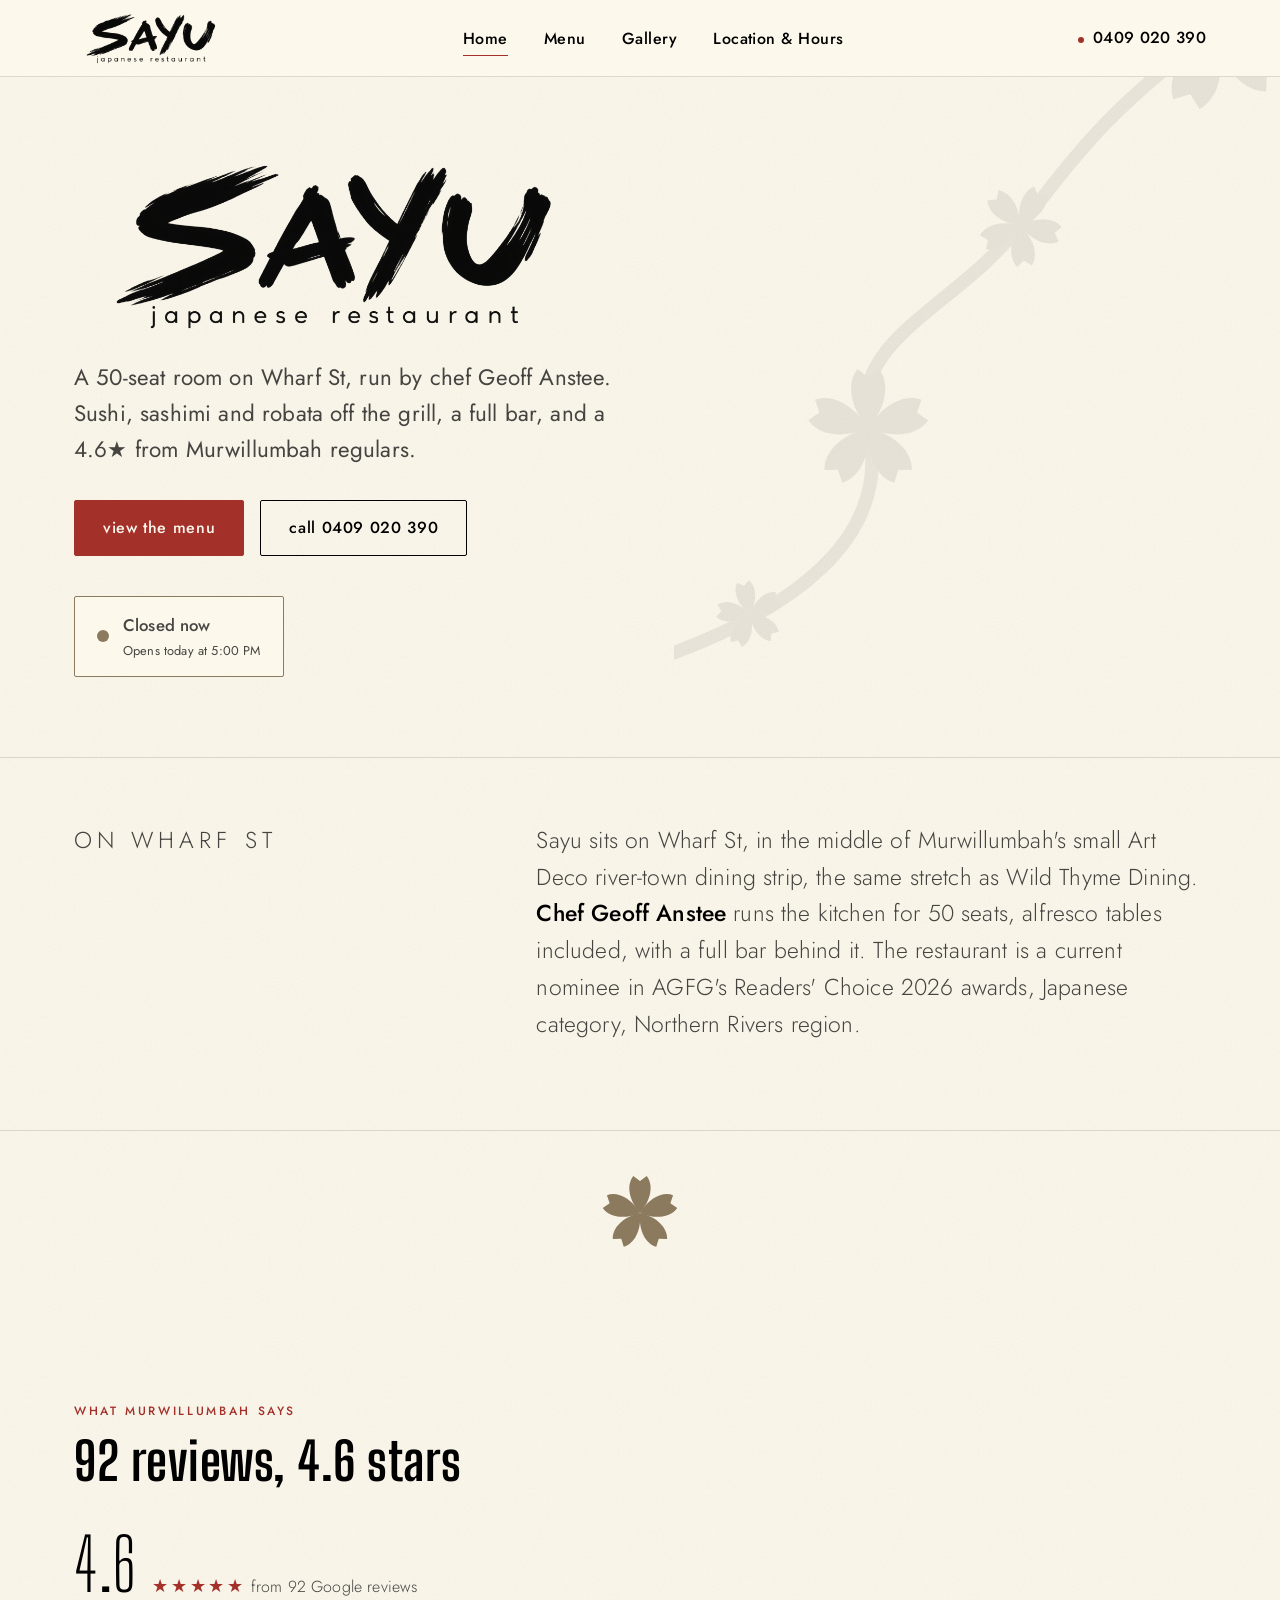
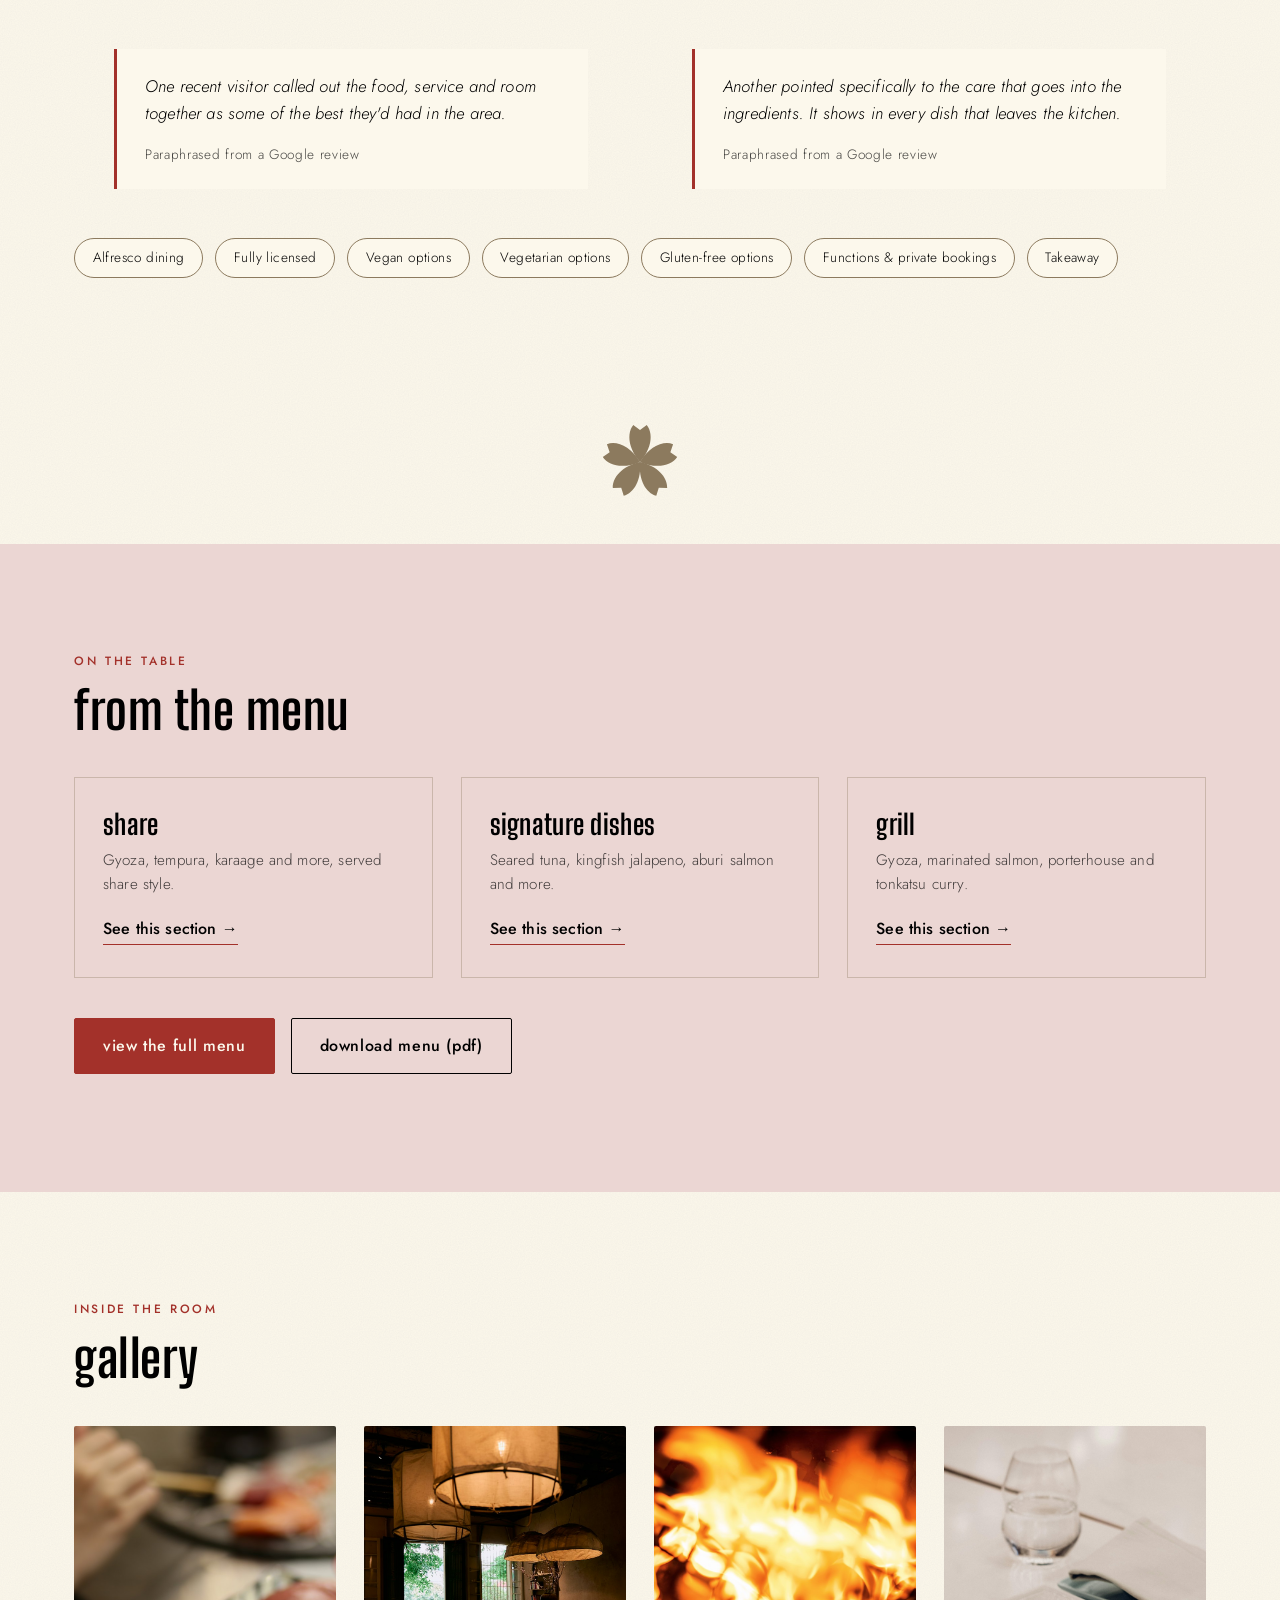
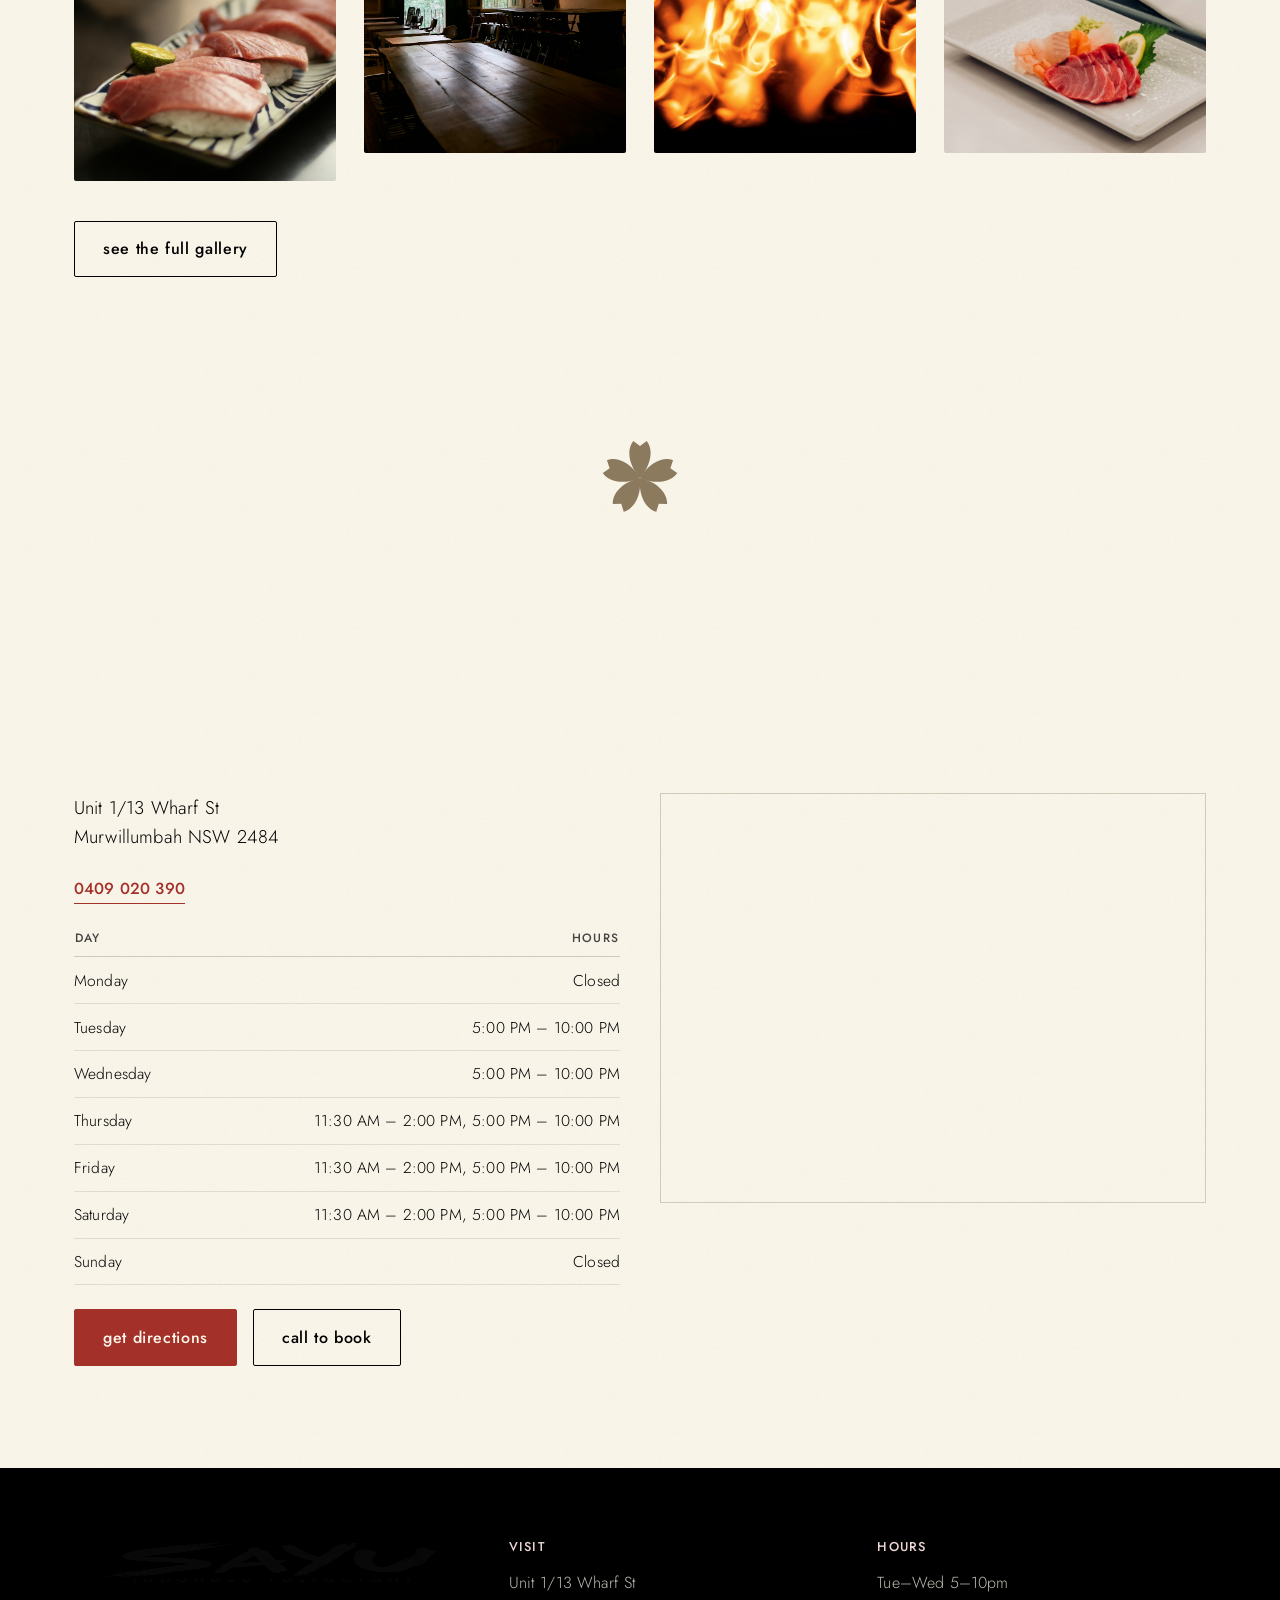
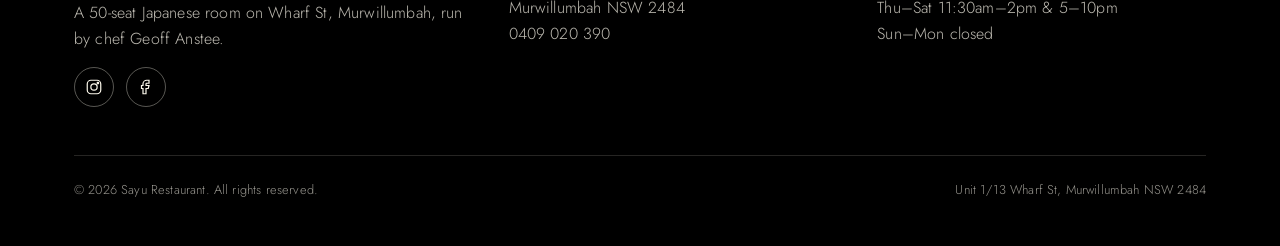
<file: index.html>
<!DOCTYPE html>
<html lang="en-AU">
<head>
<meta charset="UTF-8">
<meta name="viewport" content="width=device-width, initial-scale=1.0">
<title>Sayu Restaurant | Japanese Dining on Wharf St, Murwillumbah</title>
<meta name="description" content="Sayu Restaurant: a 50-seat Japanese room on Wharf St, Murwillumbah, run by chef Geoff Anstee. Sushi, sashimi, robata grill, full bar. 4.6★ from 92 Google reviews.">
<meta property="og:title" content="Sayu Restaurant | Japanese Dining on Wharf St, Murwillumbah">
<meta property="og:description" content="A 50-seat Japanese room on Wharf St, run by chef Geoff Anstee. Sushi, sashimi, robata plates, full bar. 4.6★ from 92 Google reviews.">
<meta property="og:type" content="restaurant.restaurant">
<meta property="og:image" content="images/gallery/nigiri-sushi-platter.jpg">
<link rel="icon" href="images/logo/favicon-32.png" sizes="32x32" type="image/png">
<link rel="icon" href="images/logo/favicon-16.png" sizes="16x16" type="image/png">
<link rel="apple-touch-icon" href="images/logo/favicon-180.png">
<link rel="preconnect" href="https://fonts.googleapis.com">
<link rel="preconnect" href="https://fonts.gstatic.com" crossorigin>
<link href="https://fonts.googleapis.com/css2?family=Big+Shoulders+Display:wght@600;700&family=Jost:wght@300;400;500&display=swap" rel="stylesheet">
<link rel="stylesheet" href="styles.css">
</head>
<body>
<a class="skip-link" href="#main">Skip to content</a>

<header class="site-header">
  <div class="container">
    <a class="site-logo" href="index.html" aria-label="Sayu Restaurant home">
      <img src="images/logo/SAYU_logo_transparent.png" alt="Sayu Japanese Restaurant" width="2000" height="674">
    </a>
    <nav class="site-nav" aria-label="Primary">
      <ul>
        <li><a href="index.html" aria-current="page">Home</a></li>
        <li><a href="menu.html">Menu</a></li>
        <li><a href="gallery.html">Gallery</a></li>
        <li><a href="#location">Location &amp; Hours</a></li>
      </ul>
    </nav>
    <div class="header-actions">
      <a class="header-phone tel" href="tel:0409020390">0409 020 390</a>
      <button class="nav-toggle" aria-label="Open menu" aria-expanded="false" aria-controls="mobile-nav">
        <span></span><span></span><span></span>
      </button>
    </div>
  </div>
</header>

<div class="mobile-nav" id="mobile-nav">
  <div class="mobile-nav-top">
    <a class="site-logo" href="index.html" aria-label="Sayu Restaurant home">
      <img src="images/logo/SAYU_logo_transparent.png" alt="Sayu Japanese Restaurant" width="2000" height="674">
    </a>
    <button class="nav-toggle mobile-nav-close" aria-label="Close menu">
      <span></span><span></span><span></span>
    </button>
  </div>
  <nav aria-label="Mobile">
    <ul>
      <li><a href="index.html">Home</a></li>
      <li><a href="menu.html">Menu</a></li>
      <li><a href="gallery.html">Gallery</a></li>
      <li><a href="#location">Location &amp; Hours</a></li>
    </ul>
  </nav>
  <div class="mobile-nav-footer">
    <a class="tel" href="tel:0409020390">Call 0409 020 390</a>
  </div>
</div>

<main id="main">

  <!-- ================= HERO ================= -->
  <section class="hero" id="home">
    <svg class="hero-illustration" viewBox="0 0 900 900" fill="currentColor" aria-hidden="true" focusable="false">
      <path d="M-40,760 C140,700 260,610 230,480 C205,375 330,340 410,240 C460,180 500,110 640,10"
            fill="none" stroke="currentColor" stroke-width="16" stroke-linecap="round" opacity="0.9"/>
      <defs>
        <g id="sayu-petal-set">
          <path d="M0,0 C-14,-16 -16,-34 -8,-44 L0,-38 L8,-44 C16,-34 14,-16 0,0 Z" transform="rotate(0)"/>
          <path d="M0,0 C-14,-16 -16,-34 -8,-44 L0,-38 L8,-44 C16,-34 14,-16 0,0 Z" transform="rotate(72)"/>
          <path d="M0,0 C-14,-16 -16,-34 -8,-44 L0,-38 L8,-44 C16,-34 14,-16 0,0 Z" transform="rotate(144)"/>
          <path d="M0,0 C-14,-16 -16,-34 -8,-44 L0,-38 L8,-44 C16,-34 14,-16 0,0 Z" transform="rotate(216)"/>
          <path d="M0,0 C-14,-16 -16,-34 -8,-44 L0,-38 L8,-44 C16,-34 14,-16 0,0 Z" transform="rotate(288)"/>
        </g>
      </defs>
      <use href="#sayu-petal-set" transform="translate(230,480) scale(1.6)"/>
      <use href="#sayu-petal-set" transform="translate(410,240) scale(1.1) rotate(30)"/>
      <use href="#sayu-petal-set" transform="translate(640,10) scale(2.1) rotate(-15)"/>
      <use href="#sayu-petal-set" transform="translate(90,700) scale(0.9) rotate(60)"/>
    </svg>

    <div class="container">
      <div class="hero-inner reveal">
        <h1 class="visually-hidden">Sayu Restaurant, Japanese Dining on Wharf St, Murwillumbah</h1>
        <img class="hero-logo" src="images/logo/SAYU_logo_transparent.png" alt="Sayu Japanese Restaurant" width="2000" height="674">
        <p class="hero-tagline">A 50-seat room on Wharf St, run by chef Geoff Anstee. Sushi, sashimi and robata off the grill, a full bar, and a 4.6★ from Murwillumbah regulars.</p>
        <div class="hero-ctas">
          <a class="btn btn--primary" href="menu.html">View the menu</a>
          <a class="btn btn--ghost" href="tel:0409020390">Call 0409 020 390</a>
        </div>
        <div class="status-widget" data-status-widget data-state="closed">
          <span class="status-dot" aria-hidden="true"></span>
          <span>
            <span class="status-text">Checking hours…</span>
            <span class="status-note">Sydney time</span>
          </span>
        </div>
      </div>
    </div>
  </section>

  <!-- ================= STORY STRIP ================= -->
  <section class="story-strip reveal">
    <div class="container">
      <p class="eyebrow">On Wharf St</p>
      <p>Sayu sits on Wharf St, in the middle of Murwillumbah's small Art Deco river-town dining strip, the same stretch as Wild Thyme Dining. <strong>Chef Geoff Anstee</strong> runs the kitchen for 50 seats, alfresco tables included, with a full bar behind it. The restaurant is a current nominee in AGFG's Readers' Choice 2026 awards, Japanese category, Northern Rivers region.</p>
    </div>
  </section>

  <div class="petal-divider" aria-hidden="true">
    <svg viewBox="-50 -50 100 100" fill="currentColor">
      <path d="M0,0 C-14,-16 -16,-34 -8,-44 L0,-38 L8,-44 C16,-34 14,-16 0,0 Z" transform="rotate(0)"/>
      <path d="M0,0 C-14,-16 -16,-34 -8,-44 L0,-38 L8,-44 C16,-34 14,-16 0,0 Z" transform="rotate(72)"/>
      <path d="M0,0 C-14,-16 -16,-34 -8,-44 L0,-38 L8,-44 C16,-34 14,-16 0,0 Z" transform="rotate(144)"/>
      <path d="M0,0 C-14,-16 -16,-34 -8,-44 L0,-38 L8,-44 C16,-34 14,-16 0,0 Z" transform="rotate(216)"/>
      <path d="M0,0 C-14,-16 -16,-34 -8,-44 L0,-38 L8,-44 C16,-34 14,-16 0,0 Z" transform="rotate(288)"/>
    </svg>
  </div>

  <!-- ================= TRUST ================= -->
  <section class="section" id="trust">
    <div class="container">
      <div class="section-head reveal">
        <p class="eyebrow">What Murwillumbah says</p>
        <h2>92 reviews, 4.6 stars</h2>
      </div>

      <div class="trust-rating reveal">
        <span class="rating-number">4.6</span>
        <span>
          <span class="trust-stars" aria-hidden="true">★★★★★</span>
          <span class="rating-meta">from 92 Google reviews</span>
        </span>
      </div>

      <div class="trust-quotes reveal">
        <!-- TODO: swap in real, verbatim Google review quotes once supplied by the client -->
        <blockquote class="trust-quote">
          <p>One recent visitor called out the food, service and room together as some of the best they'd had in the area.</p>
          <cite>Paraphrased from a Google review</cite>
        </blockquote>
        <blockquote class="trust-quote">
          <p>Another pointed specifically to the care that goes into the ingredients. It shows in every dish that leaves the kitchen.</p>
          <cite>Paraphrased from a Google review</cite>
        </blockquote>
      </div>

      <ul class="chip-list reveal">
        <li class="chip">Alfresco dining</li>
        <li class="chip">Fully licensed</li>
        <li class="chip">Vegan options</li>
        <li class="chip">Vegetarian options</li>
        <li class="chip">Gluten-free options</li>
        <li class="chip">Functions &amp; private bookings</li>
        <li class="chip">Takeaway</li>
      </ul>
    </div>
  </section>

  <div class="petal-divider" aria-hidden="true">
    <svg viewBox="-50 -50 100 100" fill="currentColor">
      <path d="M0,0 C-14,-16 -16,-34 -8,-44 L0,-38 L8,-44 C16,-34 14,-16 0,0 Z" transform="rotate(0)"/>
      <path d="M0,0 C-14,-16 -16,-34 -8,-44 L0,-38 L8,-44 C16,-34 14,-16 0,0 Z" transform="rotate(72)"/>
      <path d="M0,0 C-14,-16 -16,-34 -8,-44 L0,-38 L8,-44 C16,-34 14,-16 0,0 Z" transform="rotate(144)"/>
      <path d="M0,0 C-14,-16 -16,-34 -8,-44 L0,-38 L8,-44 C16,-34 14,-16 0,0 Z" transform="rotate(216)"/>
      <path d="M0,0 C-14,-16 -16,-34 -8,-44 L0,-38 L8,-44 C16,-34 14,-16 0,0 Z" transform="rotate(288)"/>
    </svg>
  </div>

  <!-- ================= MENU TEASER ================= -->
  <section class="section section--sakura" id="menu-teaser">
    <div class="container">
      <div class="section-head reveal">
        <p class="eyebrow">On the table</p>
        <h2>From the menu</h2>
      </div>
      <div class="teaser-grid teaser-grid--menu reveal">
        <article class="menu-card">
          <h3>Share</h3>
          <p>Gyoza, tempura, karaage and more, served share style.</p>
          <a class="text-link" href="menu.html#share">See this section →</a>
        </article>
        <article class="menu-card">
          <h3>Signature dishes</h3>
          <p>Seared tuna, kingfish jalapeno, aburi salmon and more.</p>
          <a class="text-link" href="menu.html#signature-dishes">See this section →</a>
        </article>
        <article class="menu-card">
          <h3>Grill</h3>
          <p>Gyoza, marinated salmon, porterhouse and tonkatsu curry.</p>
          <a class="text-link" href="menu.html#grill">See this section →</a>
        </article>
      </div>
      <p class="section-footer-link reveal">
        <a class="btn btn--primary" href="menu.html">View the full menu</a>
        <a class="btn btn--ghost" href="menu/sayu-dinner-menu.pdf" download>Download menu (PDF)</a>
      </p>
    </div>
  </section>

  <!-- ================= GALLERY TEASER ================= -->
  <section class="section" id="gallery-teaser">
    <div class="container">
      <div class="section-head reveal">
        <p class="eyebrow">Inside the room</p>
        <h2>Gallery</h2>
      </div>
      <div class="teaser-grid teaser-grid--gallery reveal">
        <a class="gallery-teaser-item" href="gallery.html">
          <img src="images/gallery/nigiri-sushi-platter.jpg" loading="lazy" alt="A platter of assorted nigiri sushi">
        </a>
        <a class="gallery-teaser-item" href="gallery.html">
          <img src="images/gallery/interior-dining-room.jpg" loading="lazy" alt="Warm, wood-toned dining room with low lighting">
        </a>
        <a class="gallery-teaser-item" href="gallery.html">
          <img src="images/gallery/robata-grill-fire.jpg" loading="lazy" alt="Robata grill coals glowing over charcoal">
        </a>
        <a class="gallery-teaser-item" href="gallery.html">
          <img src="images/gallery/sashimi-platter.jpg" loading="lazy" alt="Sliced sashimi platter with tuna and salmon">
        </a>
      </div>
      <p class="section-footer-link reveal"><a class="btn btn--ghost" href="gallery.html">See the full gallery</a></p>
    </div>
  </section>

  <div class="petal-divider" aria-hidden="true">
    <svg viewBox="-50 -50 100 100" fill="currentColor">
      <path d="M0,0 C-14,-16 -16,-34 -8,-44 L0,-38 L8,-44 C16,-34 14,-16 0,0 Z" transform="rotate(0)"/>
      <path d="M0,0 C-14,-16 -16,-34 -8,-44 L0,-38 L8,-44 C16,-34 14,-16 0,0 Z" transform="rotate(72)"/>
      <path d="M0,0 C-14,-16 -16,-34 -8,-44 L0,-38 L8,-44 C16,-34 14,-16 0,0 Z" transform="rotate(144)"/>
      <path d="M0,0 C-14,-16 -16,-34 -8,-44 L0,-38 L8,-44 C16,-34 14,-16 0,0 Z" transform="rotate(216)"/>
      <path d="M0,0 C-14,-16 -16,-34 -8,-44 L0,-38 L8,-44 C16,-34 14,-16 0,0 Z" transform="rotate(288)"/>
    </svg>
  </div>

  <!-- ================= LOCATION & HOURS ================= -->
  <section class="section" id="location">
    <div class="container">
      <div class="section-head reveal">
        <p class="eyebrow">Find us</p>
        <h2>Location &amp; hours</h2>
      </div>

      <div class="location-grid reveal">
        <div class="location-details">
          <address>
            Unit 1/13 Wharf St<br>
            Murwillumbah NSW 2484
          </address>
          <p><a class="tel text-link" href="tel:0409020390">0409 020 390</a></p>

          <table class="hours-table">
            <caption class="visually-hidden">Sayu Restaurant opening hours</caption>
            <thead>
              <tr><th scope="col">Day</th><th scope="col">Hours</th></tr>
            </thead>
            <tbody>
              <tr data-day="1"><td>Monday</td><td>Closed</td></tr>
              <tr data-day="2"><td>Tuesday</td><td>5:00 PM – 10:00 PM</td></tr>
              <tr data-day="3"><td>Wednesday</td><td>5:00 PM – 10:00 PM</td></tr>
              <tr data-day="4"><td>Thursday</td><td>11:30 AM – 2:00 PM, 5:00 PM – 10:00 PM</td></tr>
              <tr data-day="5"><td>Friday</td><td>11:30 AM – 2:00 PM, 5:00 PM – 10:00 PM</td></tr>
              <tr data-day="6"><td>Saturday</td><td>11:30 AM – 2:00 PM, 5:00 PM – 10:00 PM</td></tr>
              <tr data-day="0"><td>Sunday</td><td>Closed</td></tr>
            </tbody>
          </table>
          <!--
            Hours discrepancy, flag to client before launch:
            AGFG's own listing shows dinner-only Tue-Sat with no lunch
            service at all, which conflicts with the Google Business hours
            used above (Thu/Fri/Sat lunch 11:30am-2pm + dinner). Built from
            the Google listing as the more likely current source. Confirm
            with the client which is correct.
          -->

          <div class="location-actions">
            <a class="btn btn--primary" href="https://www.google.com/maps/dir/?api=1&destination=Unit+1/13+Wharf+St,+Murwillumbah+NSW+2484" target="_blank" rel="noopener">Get directions</a>
            <a class="btn btn--ghost" href="tel:0409020390">Call to book</a>
          </div>
        </div>

        <div class="map-embed">
          <iframe
            src="https://www.google.com/maps?q=Unit+1/13+Wharf+St,+Murwillumbah+NSW+2484&output=embed"
            loading="lazy"
            title="Sayu Restaurant location on Wharf St, Murwillumbah"
            referrerpolicy="no-referrer-when-downgrade">
          </iframe>
        </div>
      </div>
    </div>
  </section>

</main>

<footer class="site-footer">
  <div class="container">
    <div class="footer-grid">
      <div class="footer-about">
        <a class="footer-logo" href="index.html" aria-label="Sayu Restaurant home">
          <img src="images/logo/SAYU_logo_transparent.png" alt="Sayu Japanese Restaurant" width="2000" height="674">
        </a>
        <p>A 50-seat Japanese room on Wharf St, Murwillumbah, run by chef Geoff Anstee.</p>
        <div class="social-icons">
          <a href="https://www.instagram.com/sayu_japanese_restaurant/" target="_blank" rel="noopener noreferrer" aria-label="Sayu Restaurant on Instagram">
            <svg viewBox="0 0 24 24" fill="none" stroke="currentColor" stroke-width="1.6" aria-hidden="true"><rect x="3" y="3" width="18" height="18" rx="5"/><circle cx="12" cy="12" r="4.2"/><circle cx="17.2" cy="6.8" r="1"/></svg>
          </a>
          <a href="https://www.facebook.com/p/Sayu-61584788882682/" target="_blank" rel="noopener noreferrer" aria-label="Sayu Restaurant on Facebook">
            <svg viewBox="0 0 24 24" fill="none" stroke="currentColor" stroke-width="1.6" aria-hidden="true"><path d="M15 3h-2a5 5 0 0 0-5 5v2H6v4h2v7h4v-7h3l1-4h-4V8a1 1 0 0 1 1-1h3V3Z"/></svg>
          </a>
        </div>
      </div>
      <div class="footer-contact">
        <h2>Visit</h2>
        <address>
          Unit 1/13 Wharf St<br>
          Murwillumbah NSW 2484<br>
          <a class="tel" href="tel:0409020390">0409 020 390</a>
        </address>
      </div>
      <div class="footer-hours">
        <h2>Hours</h2>
        <p>Tue–Wed 5–10pm<br>
        Thu–Sat 11:30am–2pm &amp; 5–10pm<br>
        Sun–Mon closed</p>
      </div>
    </div>
    <div class="footer-bottom">
      <p>&copy; 2026 Sayu Restaurant. All rights reserved.</p>
      <p>Unit 1/13 Wharf St, Murwillumbah NSW 2484</p>
    </div>
  </div>
</footer>

<script src="main.js"></script>
</body>
</html>
</file>
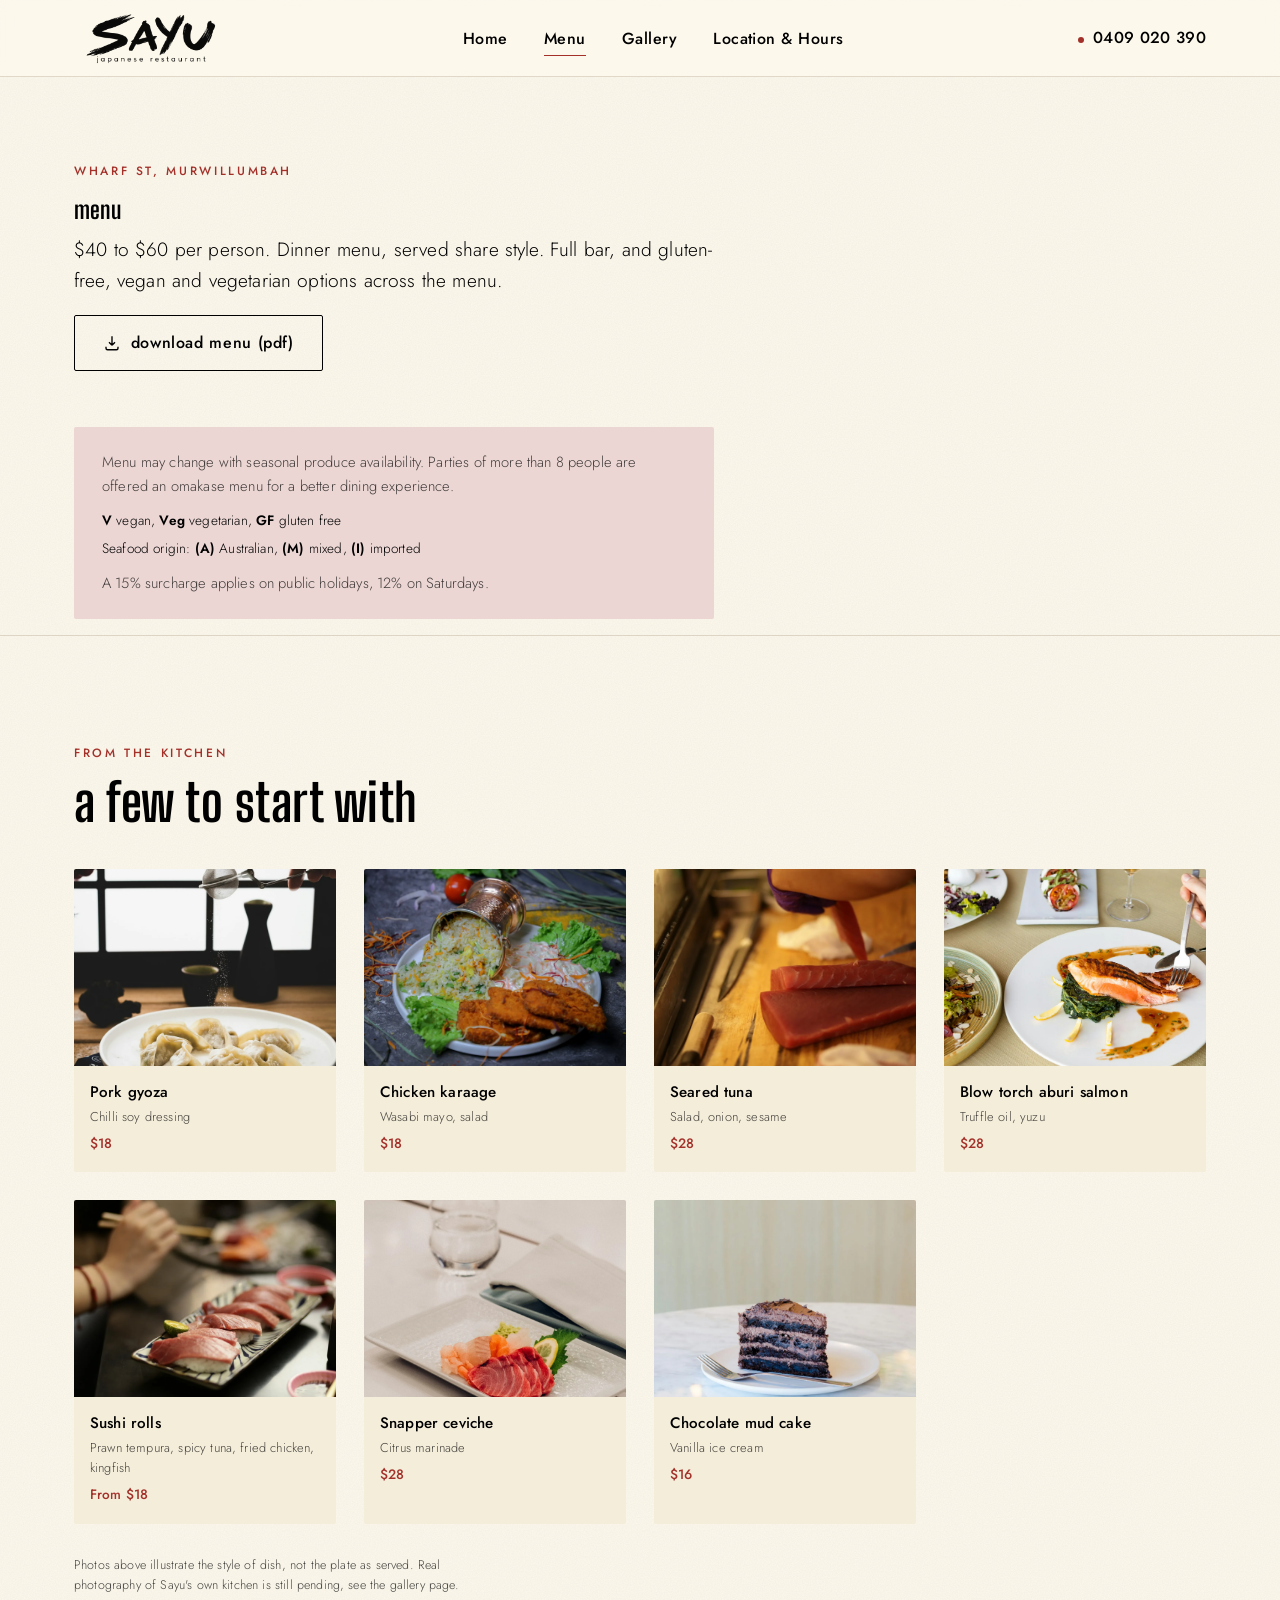
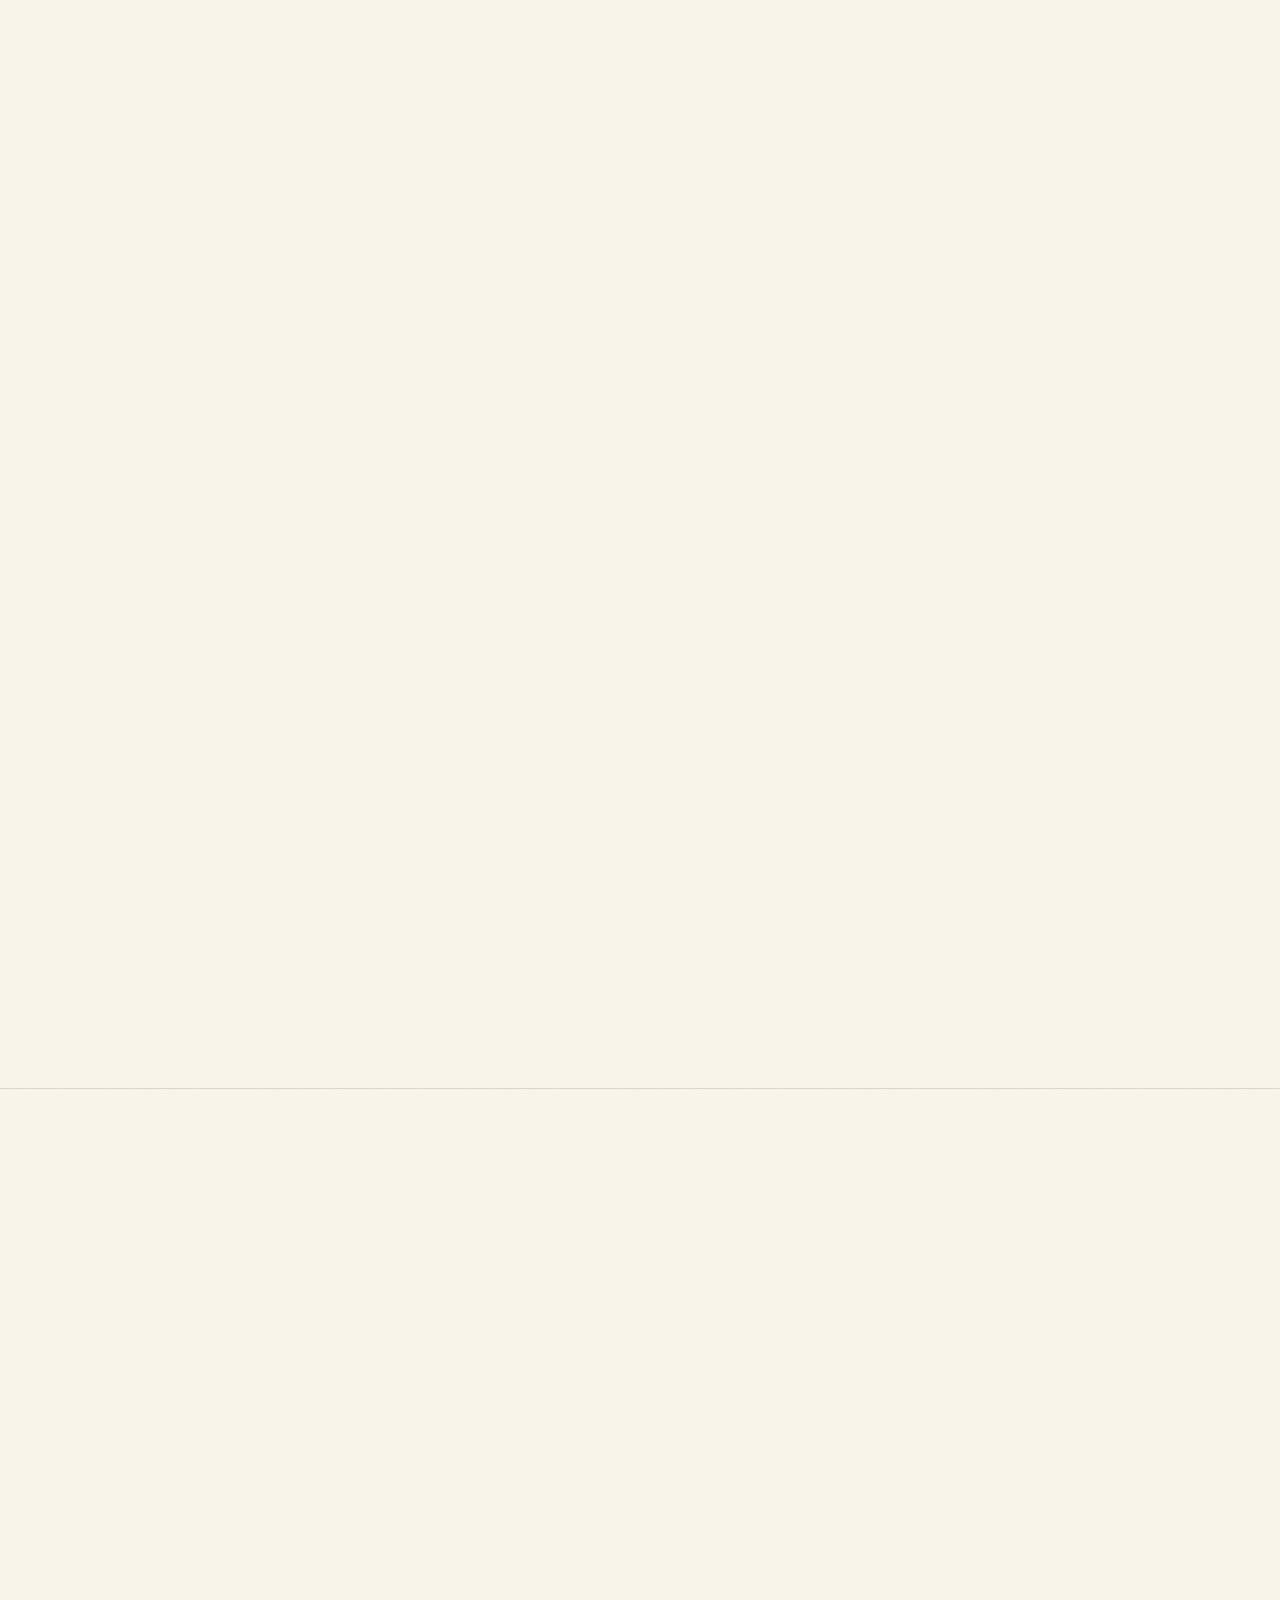
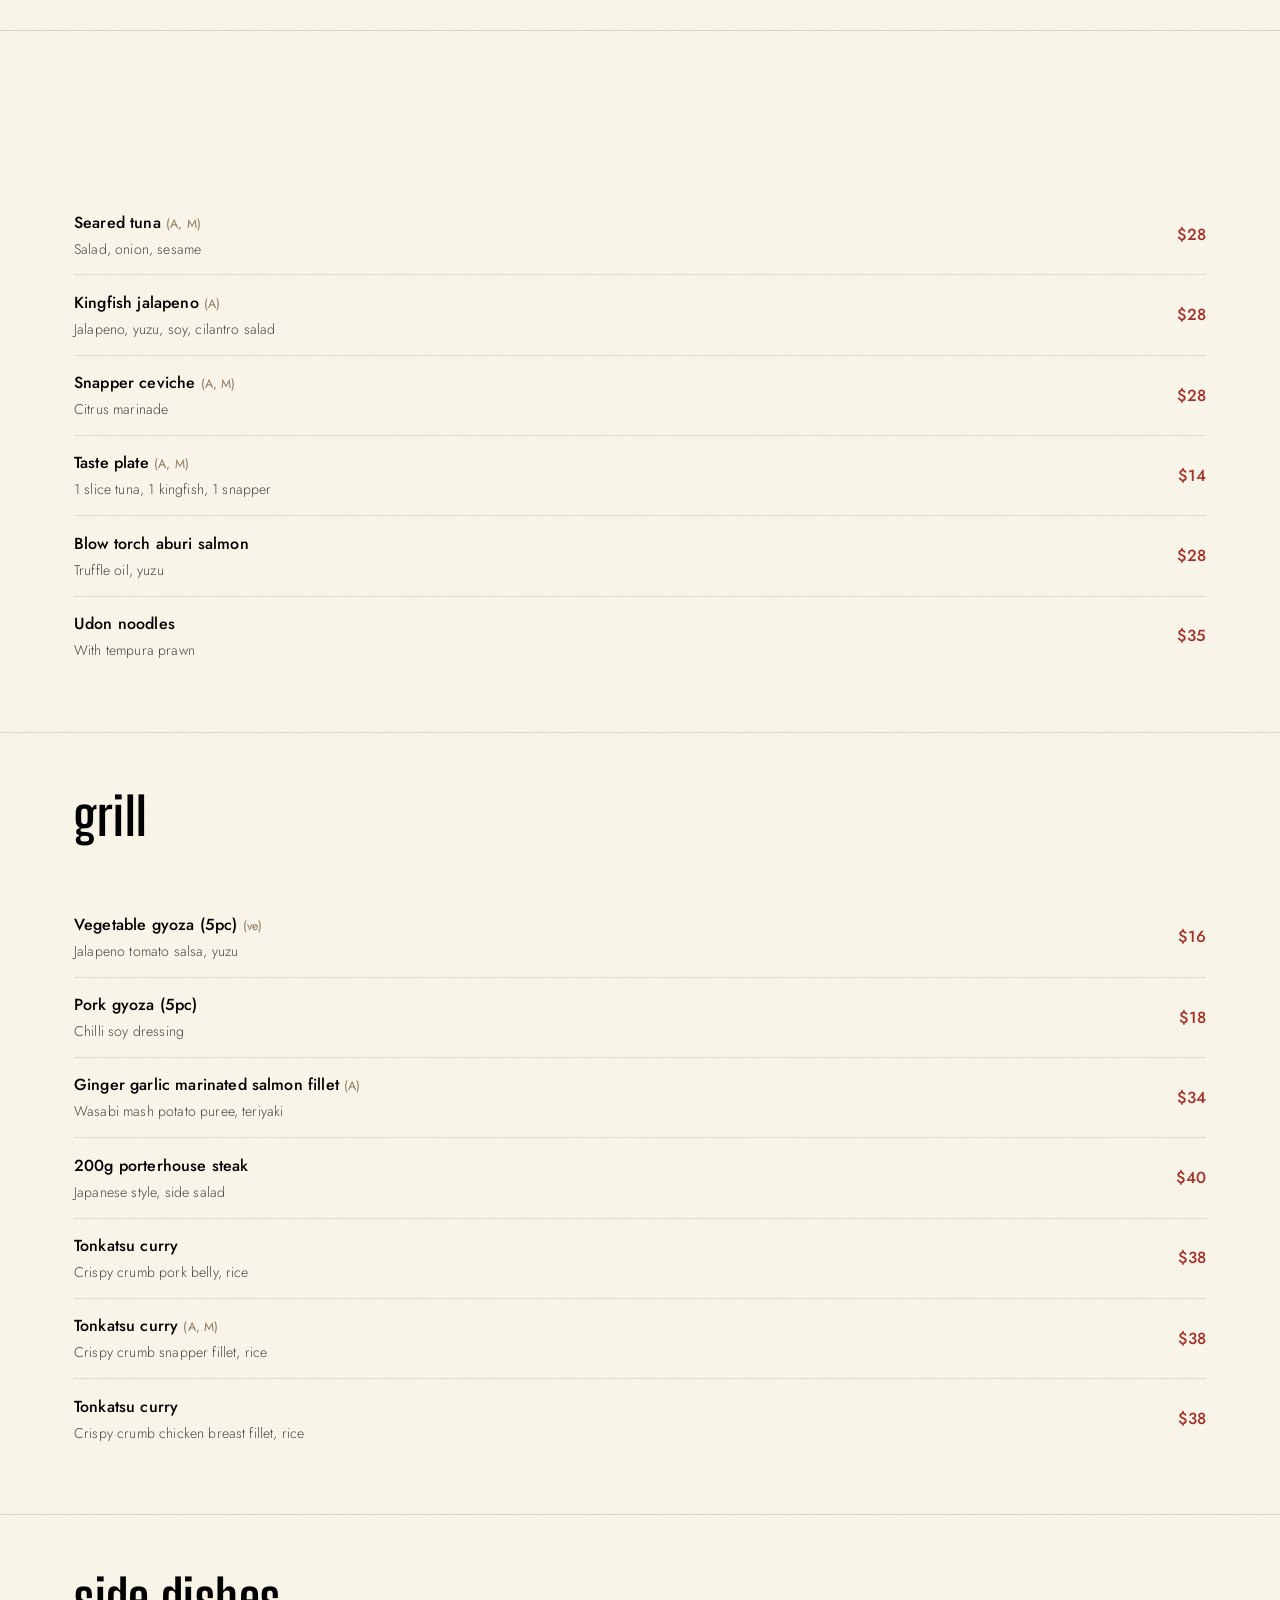
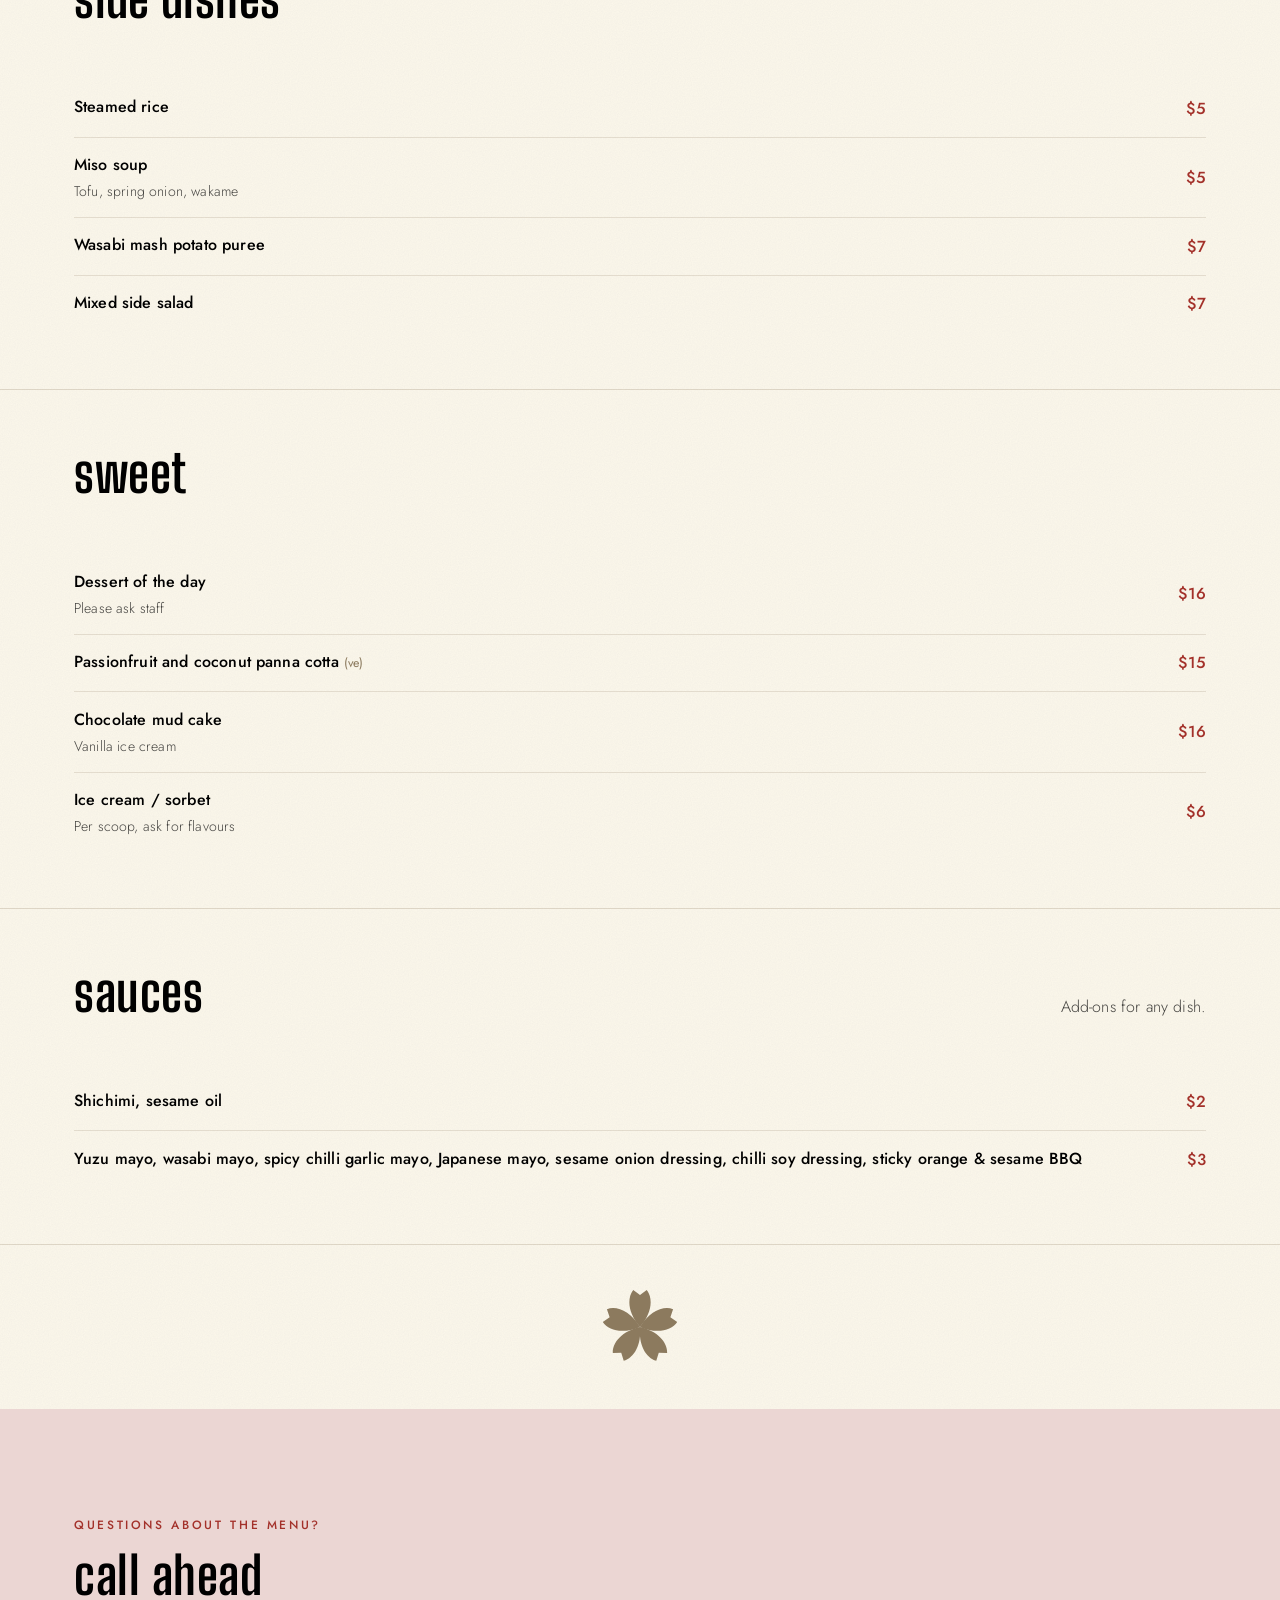
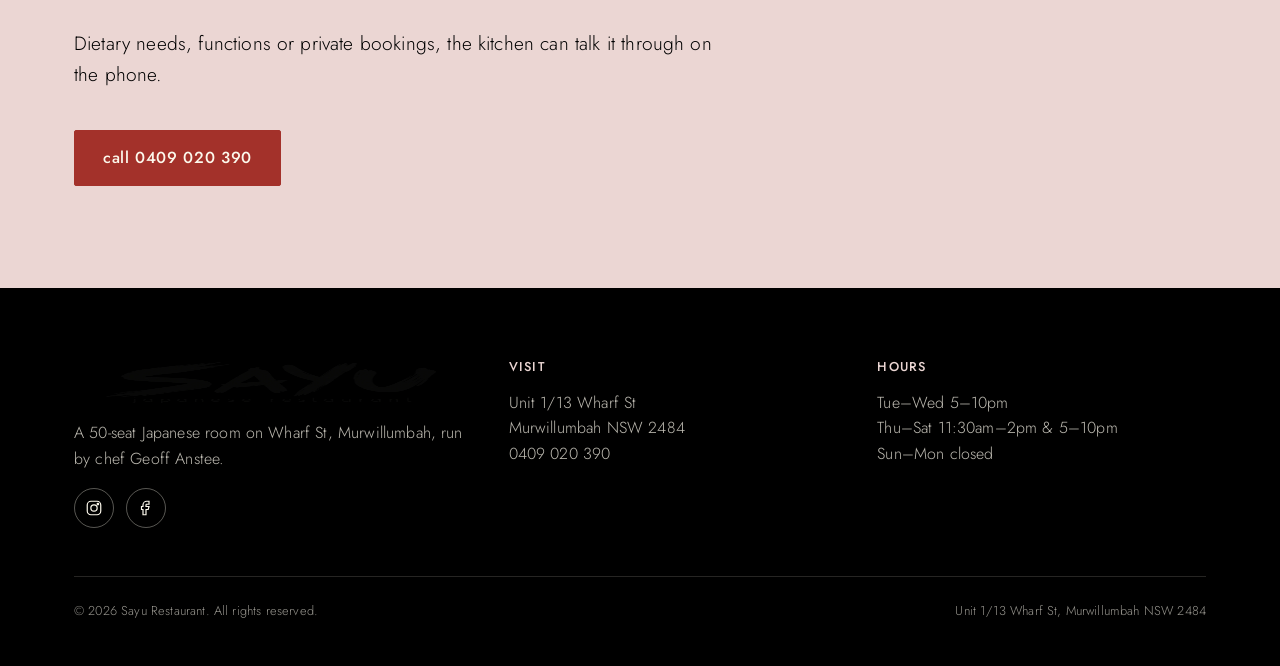
<file: menu.html>
<!DOCTYPE html>
<html lang="en-AU">
<head>
<meta charset="UTF-8">
<meta name="viewport" content="width=device-width, initial-scale=1.0">
<title>Menu | Sayu Restaurant, Murwillumbah</title>
<meta name="description" content="Sayu Restaurant's dinner menu: share plates, sushi rolls, signature raw fish dishes, grill and tonkatsu curry, sides, sweets. Wharf St, Murwillumbah.">
<meta property="og:title" content="Menu | Sayu Restaurant, Murwillumbah">
<meta property="og:description" content="Share plates, sushi rolls, signature dishes, grill and sweets at Sayu, Wharf St, Murwillumbah. Served share style.">
<meta property="og:type" content="website">
<meta property="og:image" content="images/gallery/aburi-salmon-signature.jpg">
<link rel="icon" href="images/logo/favicon-32.png" sizes="32x32" type="image/png">
<link rel="icon" href="images/logo/favicon-16.png" sizes="16x16" type="image/png">
<link rel="apple-touch-icon" href="images/logo/favicon-180.png">
<link rel="preconnect" href="https://fonts.googleapis.com">
<link rel="preconnect" href="https://fonts.gstatic.com" crossorigin>
<link href="https://fonts.googleapis.com/css2?family=Big+Shoulders+Display:wght@600;700&family=Jost:wght@300;400;500&display=swap" rel="stylesheet">
<link rel="stylesheet" href="styles.css">
</head>
<body>
<a class="skip-link" href="#main">Skip to content</a>

<header class="site-header">
  <div class="container">
    <a class="site-logo" href="index.html" aria-label="Sayu Restaurant home">
      <img src="images/logo/SAYU_logo_transparent.png" alt="Sayu Japanese Restaurant" width="2000" height="674">
    </a>
    <nav class="site-nav" aria-label="Primary">
      <ul>
        <li><a href="index.html">Home</a></li>
        <li><a href="menu.html" aria-current="page">Menu</a></li>
        <li><a href="gallery.html">Gallery</a></li>
        <li><a href="index.html#location">Location &amp; Hours</a></li>
      </ul>
    </nav>
    <div class="header-actions">
      <a class="header-phone tel" href="tel:0409020390">0409 020 390</a>
      <button class="nav-toggle" aria-label="Open menu" aria-expanded="false" aria-controls="mobile-nav">
        <span></span><span></span><span></span>
      </button>
    </div>
  </div>
</header>

<div class="mobile-nav" id="mobile-nav">
  <div class="mobile-nav-top">
    <a class="site-logo" href="index.html" aria-label="Sayu Restaurant home">
      <img src="images/logo/SAYU_logo_transparent.png" alt="Sayu Japanese Restaurant" width="2000" height="674">
    </a>
    <button class="nav-toggle mobile-nav-close" aria-label="Close menu">
      <span></span><span></span><span></span>
    </button>
  </div>
  <nav aria-label="Mobile">
    <ul>
      <li><a href="index.html">Home</a></li>
      <li><a href="menu.html">Menu</a></li>
      <li><a href="gallery.html">Gallery</a></li>
      <li><a href="index.html#location">Location &amp; Hours</a></li>
    </ul>
  </nav>
  <div class="mobile-nav-footer">
    <a class="tel" href="tel:0409020390">Call 0409 020 390</a>
  </div>
</div>

<main id="main">

  <section class="page-hero">
    <div class="container">
      <p class="eyebrow">Wharf St, Murwillumbah</p>
      <h1>Menu</h1>
      <p class="lede">$40 to $60 per person. Dinner menu, served share style. Full bar, and gluten-free, vegan and vegetarian options across the menu.</p>
      <a class="btn btn--ghost menu-download" href="menu/sayu-dinner-menu.pdf" download>
        <svg viewBox="0 0 24 24" fill="none" stroke="currentColor" stroke-width="1.8" aria-hidden="true"><path d="M12 3v12m0 0-4-4m4 4 4-4M4 17v2a2 2 0 0 0 2 2h12a2 2 0 0 0 2-2v-2"/></svg>
        Download menu (PDF)
      </a>
      <div class="menu-notes reveal">
        <p>Menu may change with seasonal produce availability. Parties of more than 8 people are offered an omakase menu for a better dining experience.</p>
        <ul class="menu-legend">
          <li><strong>V</strong> vegan, <strong>Veg</strong> vegetarian, <strong>GF</strong> gluten free</li>
          <li>Seafood origin: <strong>(A)</strong> Australian, <strong>(M)</strong> mixed, <strong>(I)</strong> imported</li>
        </ul>
        <p class="menu-surcharge">A 15% surcharge applies on public holidays, 12% on Saturdays.</p>
      </div>
    </div>
  </section>

  <!-- ================= FEATURED DISHES ================= -->
  <section class="section" id="featured">
    <div class="container">
      <div class="section-head reveal">
        <p class="eyebrow">From the kitchen</p>
        <h2>A few to start with</h2>
      </div>
      <div class="featured-grid reveal">
        <figure class="featured-dish">
          <img src="images/gallery/pork-vegetable-gyoza.webp" loading="lazy" alt="A plate of pan-fried gyoza dumplings">
          <figcaption>
            <span class="featured-dish-name">Pork gyoza</span>
            <span class="featured-dish-desc">Chilli soy dressing</span>
            <span class="featured-dish-price">$18</span>
          </figcaption>
        </figure>
        <figure class="featured-dish">
          <img src="images/gallery/chicken-karaage.webp" loading="lazy" alt="Crispy fried chicken karaage plated with rice and salad">
          <figcaption>
            <span class="featured-dish-name">Chicken karaage</span>
            <span class="featured-dish-desc">Wasabi mayo, salad</span>
            <span class="featured-dish-price">$18</span>
          </figcaption>
        </figure>
        <figure class="featured-dish">
          <img src="images/gallery/seared-tuna-signature.webp" loading="lazy" alt="Fresh tuna being sliced for a seared tuna dish">
          <figcaption>
            <span class="featured-dish-name">Seared tuna</span>
            <span class="featured-dish-desc">Salad, onion, sesame</span>
            <span class="featured-dish-price">$28</span>
          </figcaption>
        </figure>
        <figure class="featured-dish">
          <img src="images/gallery/aburi-salmon-signature.webp" loading="lazy" alt="Plated salmon dish with greens, an example of a seared salmon presentation">
          <figcaption>
            <span class="featured-dish-name">Blow torch aburi salmon</span>
            <span class="featured-dish-desc">Truffle oil, yuzu</span>
            <span class="featured-dish-price">$28</span>
          </figcaption>
        </figure>
        <figure class="featured-dish">
          <img src="images/gallery/nigiri-sushi-platter.webp" loading="lazy" alt="A platter of assorted sushi">
          <figcaption>
            <span class="featured-dish-name">Sushi rolls</span>
            <span class="featured-dish-desc">Prawn tempura, spicy tuna, fried chicken, kingfish</span>
            <span class="featured-dish-price">From $18</span>
          </figcaption>
        </figure>
        <figure class="featured-dish">
          <img src="images/gallery/sashimi-platter.webp" loading="lazy" alt="Sliced raw fish plate, an example of a ceviche-style presentation">
          <figcaption>
            <span class="featured-dish-name">Snapper ceviche</span>
            <span class="featured-dish-desc">Citrus marinade</span>
            <span class="featured-dish-price">$28</span>
          </figcaption>
        </figure>
        <figure class="featured-dish">
          <img src="images/gallery/chocolate-mud-cake.webp" loading="lazy" alt="A slice of layered chocolate mud cake">
          <figcaption>
            <span class="featured-dish-name">Chocolate mud cake</span>
            <span class="featured-dish-desc">Vanilla ice cream</span>
            <span class="featured-dish-price">$16</span>
          </figcaption>
        </figure>
      </div>
      <p class="featured-photo-note">Photos above illustrate the style of dish, not the plate as served. Real photography of Sayu's own kitchen is still pending, see the gallery page.</p>
    </div>
  </section>

  <section class="menu-category" id="share">
    <div class="container">
      <div class="menu-category-head reveal">
        <h2>Share</h2>
      </div>
      <ul class="menu-items reveal">
        <li class="menu-item"><span class="menu-item-name">Crispy lotus chips <span class="menu-item-tags">(veg, gf)</span></span><span class="menu-item-desc">Chilli garlic mayo</span><span class="menu-item-price">$10</span></li>
        <li class="menu-item"><span class="menu-item-name">Edamame beans <span class="menu-item-tags">(v, gf)</span></span><span class="menu-item-desc">Sea salt</span><span class="menu-item-price">$8</span></li>
        <li class="menu-item"><span class="menu-item-name">Edamame beans <span class="menu-item-tags">(v)</span></span><span class="menu-item-desc">Chilli, garlic, soy</span><span class="menu-item-price">$10</span></li>
        <li class="menu-item"><span class="menu-item-name">Eggplant, nasu miso <span class="menu-item-tags">(v, gf)</span></span><span class="menu-item-desc">Fried eggplant, sweet miso, salad. Add rice $4</span><span class="menu-item-price">$15</span></li>
        <li class="menu-item"><span class="menu-item-name">Tofu (4pc) <span class="menu-item-tags">(v)</span></span><span class="menu-item-desc">Fried, with pickled wombok and spicy teriyaki sauce</span><span class="menu-item-price">$16</span></li>
        <li class="menu-item"><span class="menu-item-name">Seasonal vegetable tempura (7pc) <span class="menu-item-tags">(veg)</span></span><span class="menu-item-desc">Tendon sauce</span><span class="menu-item-price">$24</span></li>
        <li class="menu-item"><span class="menu-item-name">Chicken karaage</span><span class="menu-item-desc">Wasabi mayo, salad. Add rice $4</span><span class="menu-item-price">$18</span></li>
        <li class="menu-item"><span class="menu-item-name">Seafood tempura <span class="menu-item-tags">(A, M)</span></span><span class="menu-item-desc">Prawns, calamari, fish, tendon sauce</span><span class="menu-item-price">$28</span></li>
        <li class="menu-item"><span class="menu-item-name">Pickled cucumber <span class="menu-item-tags">(v)</span></span><span class="menu-item-desc"></span><span class="menu-item-price">$10</span></li>
        <li class="menu-item"><span class="menu-item-name">Sweet soy butter mushrooms <span class="menu-item-tags">(veg)</span></span><span class="menu-item-desc"></span><span class="menu-item-price">$15</span></li>
      </ul>
    </div>
  </section>

  <section class="menu-category" id="sushi-rolls">
    <div class="container">
      <div class="menu-category-head reveal">
        <h2>Sushi rolls</h2>
      </div>
      <ul class="menu-items reveal">
        <li class="menu-item"><span class="menu-item-name">Prawn tempura <span class="menu-item-tags">(A, M)</span></span><span class="menu-item-desc">Chilli garlic aioli</span><span class="menu-item-price">$18</span></li>
        <li class="menu-item"><span class="menu-item-name">Spicy tuna <span class="menu-item-tags">(A, M)</span></span><span class="menu-item-desc">Spring onion</span><span class="menu-item-price">$18</span></li>
        <li class="menu-item"><span class="menu-item-name">Fried chicken</span><span class="menu-item-desc">With avocado</span><span class="menu-item-price">$18</span></li>
        <li class="menu-item"><span class="menu-item-name">Kingfish sushi <span class="menu-item-tags">(A)</span></span><span class="menu-item-desc">Miso, yuzu</span><span class="menu-item-price">$18</span></li>
      </ul>
    </div>
  </section>

  <section class="menu-category" id="signature-dishes">
    <div class="container">
      <div class="menu-category-head reveal">
        <h2>Signature dishes</h2>
        <p>Served with sauce or dressing.</p>
      </div>
      <ul class="menu-items reveal">
        <li class="menu-item"><span class="menu-item-name">Seared tuna <span class="menu-item-tags">(A, M)</span></span><span class="menu-item-desc">Salad, onion, sesame</span><span class="menu-item-price">$28</span></li>
        <li class="menu-item"><span class="menu-item-name">Kingfish jalapeno <span class="menu-item-tags">(A)</span></span><span class="menu-item-desc">Jalapeno, yuzu, soy, cilantro salad</span><span class="menu-item-price">$28</span></li>
        <li class="menu-item"><span class="menu-item-name">Snapper ceviche <span class="menu-item-tags">(A, M)</span></span><span class="menu-item-desc">Citrus marinade</span><span class="menu-item-price">$28</span></li>
        <li class="menu-item"><span class="menu-item-name">Taste plate <span class="menu-item-tags">(A, M)</span></span><span class="menu-item-desc">1 slice tuna, 1 kingfish, 1 snapper</span><span class="menu-item-price">$14</span></li>
        <li class="menu-item"><span class="menu-item-name">Blow torch aburi salmon</span><span class="menu-item-desc">Truffle oil, yuzu</span><span class="menu-item-price">$28</span></li>
        <li class="menu-item"><span class="menu-item-name">Udon noodles</span><span class="menu-item-desc">With tempura prawn</span><span class="menu-item-price">$35</span></li>
      </ul>
    </div>
  </section>

  <section class="menu-category" id="grill">
    <div class="container">
      <div class="menu-category-head reveal">
        <h2>Grill</h2>
      </div>
      <ul class="menu-items reveal">
        <li class="menu-item"><span class="menu-item-name">Vegetable gyoza (5pc) <span class="menu-item-tags">(ve)</span></span><span class="menu-item-desc">Jalapeno tomato salsa, yuzu</span><span class="menu-item-price">$16</span></li>
        <li class="menu-item"><span class="menu-item-name">Pork gyoza (5pc)</span><span class="menu-item-desc">Chilli soy dressing</span><span class="menu-item-price">$18</span></li>
        <li class="menu-item"><span class="menu-item-name">Ginger garlic marinated salmon fillet <span class="menu-item-tags">(A)</span></span><span class="menu-item-desc">Wasabi mash potato puree, teriyaki</span><span class="menu-item-price">$34</span></li>
        <li class="menu-item"><span class="menu-item-name">200g porterhouse steak</span><span class="menu-item-desc">Japanese style, side salad</span><span class="menu-item-price">$40</span></li>
        <li class="menu-item"><span class="menu-item-name">Tonkatsu curry</span><span class="menu-item-desc">Crispy crumb pork belly, rice</span><span class="menu-item-price">$38</span></li>
        <li class="menu-item"><span class="menu-item-name">Tonkatsu curry <span class="menu-item-tags">(A, M)</span></span><span class="menu-item-desc">Crispy crumb snapper fillet, rice</span><span class="menu-item-price">$38</span></li>
        <li class="menu-item"><span class="menu-item-name">Tonkatsu curry</span><span class="menu-item-desc">Crispy crumb chicken breast fillet, rice</span><span class="menu-item-price">$38</span></li>
      </ul>
    </div>
  </section>

  <section class="menu-category" id="sides">
    <div class="container">
      <div class="menu-category-head reveal">
        <h2>Side dishes</h2>
      </div>
      <ul class="menu-items reveal">
        <li class="menu-item"><span class="menu-item-name">Steamed rice</span><span class="menu-item-desc"></span><span class="menu-item-price">$5</span></li>
        <li class="menu-item"><span class="menu-item-name">Miso soup</span><span class="menu-item-desc">Tofu, spring onion, wakame</span><span class="menu-item-price">$5</span></li>
        <li class="menu-item"><span class="menu-item-name">Wasabi mash potato puree</span><span class="menu-item-desc"></span><span class="menu-item-price">$7</span></li>
        <li class="menu-item"><span class="menu-item-name">Mixed side salad</span><span class="menu-item-desc"></span><span class="menu-item-price">$7</span></li>
      </ul>
    </div>
  </section>

  <section class="menu-category" id="sweet">
    <div class="container">
      <div class="menu-category-head reveal">
        <h2>Sweet</h2>
      </div>
      <ul class="menu-items reveal">
        <li class="menu-item"><span class="menu-item-name">Dessert of the day</span><span class="menu-item-desc">Please ask staff</span><span class="menu-item-price">$16</span></li>
        <li class="menu-item"><span class="menu-item-name">Passionfruit and coconut panna cotta <span class="menu-item-tags">(ve)</span></span><span class="menu-item-desc"></span><span class="menu-item-price">$15</span></li>
        <li class="menu-item"><span class="menu-item-name">Chocolate mud cake</span><span class="menu-item-desc">Vanilla ice cream</span><span class="menu-item-price">$16</span></li>
        <li class="menu-item"><span class="menu-item-name">Ice cream / sorbet</span><span class="menu-item-desc">Per scoop, ask for flavours</span><span class="menu-item-price">$6</span></li>
      </ul>
    </div>
  </section>

  <section class="menu-category" id="sauces">
    <div class="container">
      <div class="menu-category-head reveal">
        <h2>Sauces</h2>
        <p>Add-ons for any dish.</p>
      </div>
      <ul class="menu-items reveal">
        <li class="menu-item"><span class="menu-item-name">Shichimi, sesame oil</span><span class="menu-item-desc"></span><span class="menu-item-price">$2</span></li>
        <li class="menu-item"><span class="menu-item-name">Yuzu mayo, wasabi mayo, spicy chilli garlic mayo, Japanese mayo, sesame onion dressing, chilli soy dressing, sticky orange &amp; sesame BBQ</span><span class="menu-item-desc"></span><span class="menu-item-price">$3</span></li>
      </ul>
    </div>
  </section>

  <div class="petal-divider" aria-hidden="true">
    <svg viewBox="-50 -50 100 100" fill="currentColor">
      <path d="M0,0 C-14,-16 -16,-34 -8,-44 L0,-38 L8,-44 C16,-34 14,-16 0,0 Z" transform="rotate(0)"/>
      <path d="M0,0 C-14,-16 -16,-34 -8,-44 L0,-38 L8,-44 C16,-34 14,-16 0,0 Z" transform="rotate(72)"/>
      <path d="M0,0 C-14,-16 -16,-34 -8,-44 L0,-38 L8,-44 C16,-34 14,-16 0,0 Z" transform="rotate(144)"/>
      <path d="M0,0 C-14,-16 -16,-34 -8,-44 L0,-38 L8,-44 C16,-34 14,-16 0,0 Z" transform="rotate(216)"/>
      <path d="M0,0 C-14,-16 -16,-34 -8,-44 L0,-38 L8,-44 C16,-34 14,-16 0,0 Z" transform="rotate(288)"/>
    </svg>
  </div>

  <section class="section section--sakura">
    <div class="container">
      <div class="section-head reveal">
        <p class="eyebrow">Questions about the menu?</p>
        <h2>Call ahead</h2>
        <p class="lede">Dietary needs, functions or private bookings, the kitchen can talk it through on the phone.</p>
      </div>
      <a class="btn btn--primary reveal" href="tel:0409020390">Call 0409 020 390</a>
    </div>
  </section>

</main>

<footer class="site-footer">
  <div class="container">
    <div class="footer-grid">
      <div class="footer-about">
        <a class="footer-logo" href="index.html" aria-label="Sayu Restaurant home">
          <img src="images/logo/SAYU_logo_transparent.png" alt="Sayu Japanese Restaurant" width="2000" height="674">
        </a>
        <p>A 50-seat Japanese room on Wharf St, Murwillumbah, run by chef Geoff Anstee.</p>
        <div class="social-icons">
          <a href="https://www.instagram.com/sayu_japanese_restaurant/" target="_blank" rel="noopener noreferrer" aria-label="Sayu Restaurant on Instagram">
            <svg viewBox="0 0 24 24" fill="none" stroke="currentColor" stroke-width="1.6" aria-hidden="true"><rect x="3" y="3" width="18" height="18" rx="5"/><circle cx="12" cy="12" r="4.2"/><circle cx="17.2" cy="6.8" r="1"/></svg>
          </a>
          <a href="https://www.facebook.com/p/Sayu-61584788882682/" target="_blank" rel="noopener noreferrer" aria-label="Sayu Restaurant on Facebook">
            <svg viewBox="0 0 24 24" fill="none" stroke="currentColor" stroke-width="1.6" aria-hidden="true"><path d="M15 3h-2a5 5 0 0 0-5 5v2H6v4h2v7h4v-7h3l1-4h-4V8a1 1 0 0 1 1-1h3V3Z"/></svg>
          </a>
        </div>
      </div>
      <div class="footer-contact">
        <h2>Visit</h2>
        <address>
          Unit 1/13 Wharf St<br>
          Murwillumbah NSW 2484<br>
          <a class="tel" href="tel:0409020390">0409 020 390</a>
        </address>
      </div>
      <div class="footer-hours">
        <h2>Hours</h2>
        <p>Tue–Wed 5–10pm<br>
        Thu–Sat 11:30am–2pm &amp; 5–10pm<br>
        Sun–Mon closed</p>
      </div>
    </div>
    <div class="footer-bottom">
      <p>&copy; 2026 Sayu Restaurant. All rights reserved.</p>
      <p>Unit 1/13 Wharf St, Murwillumbah NSW 2484</p>
    </div>
  </div>
</footer>

<script src="main.js"></script>
</body>
</html>
</file>
<file: styles.css>
/* ==========================================================================
   Sayu Restaurant, stylesheet
   Palette sampled directly from the provided logo (see images/logo/):
   --color-washi and --color-sumi are exact pixel reads, not eyeballed.
   ========================================================================== */

:root {
  --color-washi: #FCF8EC;   /* sampled background pixel from sayu_logo.png */
  --color-sumi:  #000000;   /* sampled darkest ink-stroke pixel */
  --color-hanko: #A3312A;   /* hanko seal-ink red, CTAs, open/closed indicator */
  --color-sakura:#EBD6D3;   /* cherry-blossom pink, section fills */
  --color-bronze:#8C7A5E;   /* aged bronze, dividers, borders */

  --color-washi-dim: #F4EDDA;
  --color-sumi-soft: rgba(0, 0, 0, 0.72);
  --color-sumi-faint: rgba(0, 0, 0, 0.08);
  --color-open: #3F6B4C;

  --font-display: "Big Shoulders Display", "Archivo Black", sans-serif;
  --font-body: "Jost", "Poppins", sans-serif;

  --container-w: 1180px;
  --gutter: 1.5rem;
  --radius: 2px;

  --ease: cubic-bezier(0.22, 0.61, 0.36, 1);
}

/* ---------- Reset ---------- */
*, *::before, *::after { box-sizing: border-box; }
html { scroll-behavior: smooth; }
@media (prefers-reduced-motion: reduce) {
  html { scroll-behavior: auto; }
}
body {
  margin: 0;
  background-color: var(--color-washi);
  /* A faint paper-fibre grain over the washi background, a nod to actual
     washi (rice paper) texture. Inline SVG turbulence, no image request,
     kept subtle enough to never interfere with text contrast. */
  background-image: url("data:image/svg+xml,%3Csvg xmlns='http://www.w3.org/2000/svg' width='180' height='180'%3E%3Cfilter id='n'%3E%3CfeTurbulence type='fractalNoise' baseFrequency='0.85' numOctaves='2' stitchTiles='stitch'/%3E%3CfeColorMatrix type='matrix' values='0 0 0 0 0.10 0 0 0 0 0.09 0 0 0 0 0.07 0 0 0 0.05 0'/%3E%3C/filter%3E%3Crect width='100%25' height='100%25' filter='url(%23n)'/%3E%3C/svg%3E");
  color: var(--color-sumi);
  font-family: var(--font-body);
  font-weight: 300;
  line-height: 1.6;
  letter-spacing: 0.01em;
  -webkit-font-smoothing: antialiased;
}
img { max-width: 100%; display: block; }
a { color: inherit; text-decoration: none; }
ul { list-style: none; margin: 0; padding: 0; }
h1, h2, h3, h4 {
  font-family: var(--font-display);
  font-weight: 700;
  text-transform: lowercase;
  letter-spacing: 0.01em;
  line-height: 1.05;
  margin: 0 0 0.5em;
}
p { margin: 0 0 1em; }
button { font-family: inherit; cursor: pointer; }

/* ---------- Focus states ---------- */
:focus-visible {
  outline: 3px solid var(--color-hanko);
  outline-offset: 3px;
}
.skip-link {
  position: absolute;
  left: 1rem;
  top: -100px;
  background: var(--color-sumi);
  color: var(--color-washi);
  padding: 0.75rem 1.25rem;
  z-index: 1000;
  transition: top 0.2s var(--ease);
}
.skip-link:focus {
  top: 1rem;
}

/* ---------- Layout helpers ---------- */
.container {
  width: 100%;
  max-width: var(--container-w);
  margin-inline: auto;
  padding-inline: var(--gutter);
}
.section {
  padding: clamp(3.5rem, 8vw, 7rem) 0;
}
/* Keep anchor-linked sections clear of the sticky header when jumped to
   directly (nav links, menu/gallery teasers, footer, browser back/forward). */
#home, #trust, #menu-teaser, #gallery-teaser, #location, #featured,
#share, #sushi-rolls, #signature-dishes, #grill, #sides, #sweet, #sauces {
  scroll-margin-top: 90px;
}
.section--sakura { background: var(--color-sakura); }
.section--sumi { background: var(--color-sumi); color: var(--color-washi); }
.section--sumi h2, .section--sumi h3 { color: var(--color-washi); }
.section-head {
  max-width: 640px;
  margin-bottom: 2.5rem;
}
.eyebrow {
  display: inline-block;
  font-family: var(--font-body);
  font-size: 0.75rem;
  font-weight: 500;
  letter-spacing: 0.22em;
  text-transform: uppercase;
  color: var(--color-hanko);
  margin-bottom: 0.75rem;
}
.section--sumi .eyebrow { color: var(--color-sakura); }
h2 { font-size: clamp(2rem, 4.5vw, 3.25rem); }
h3 { font-size: clamp(1.35rem, 2.5vw, 1.75rem); }
.lede {
  font-size: clamp(1.05rem, 1.5vw, 1.2rem);
  max-width: 60ch;
}

/* ---------- Buttons / links ---------- */
.btn {
  display: inline-flex;
  align-items: center;
  gap: 0.6em;
  padding: 0.9em 1.75em;
  border: 1.5px solid var(--color-sumi);
  border-radius: var(--radius);
  font-family: var(--font-body);
  font-weight: 500;
  letter-spacing: 0.04em;
  text-transform: lowercase;
  transition: background 0.25s var(--ease), color 0.25s var(--ease), transform 0.2s var(--ease), box-shadow 0.25s var(--ease);
}
.btn:hover { transform: translateY(-2px); box-shadow: 0 10px 22px -14px rgba(0,0,0,0.4); }
.btn--primary {
  background: var(--color-hanko);
  border-color: var(--color-hanko);
  color: var(--color-washi);
}
.btn--primary:hover { background: #872822; border-color: #872822; box-shadow: 0 10px 24px -12px rgba(163, 49, 42, 0.45); }
.btn--ghost {
  background: transparent;
  border-color: currentColor;
}
.btn--ghost:hover { background: var(--color-sumi-faint); }
.section--sumi .btn--ghost { border-color: var(--color-washi); }

.text-link {
  display: inline-flex;
  align-items: center;
  gap: 0.4em;
  border-bottom: 1.5px solid var(--color-hanko);
  padding-bottom: 0.1em;
  font-weight: 500;
}
.text-link:hover { color: var(--color-hanko); }

/* ---------- Sakura petal divider (repeated motif) ---------- */
.petal-divider {
  display: flex;
  justify-content: center;
  padding: clamp(1.5rem, 4vw, 2.5rem) 0;
}
.petal-divider svg { width: 84px; height: auto; color: var(--color-bronze); }

/* ==========================================================================
   Header
   ========================================================================== */
.site-header {
  position: sticky;
  top: 0;
  z-index: 500;
  background: rgba(252, 248, 236, 0.92);
  backdrop-filter: blur(6px);
  border-bottom: 1px solid rgba(140, 122, 94, 0.25);
}
.site-header .container {
  display: flex;
  align-items: center;
  justify-content: space-between;
  gap: 1.5rem;
  padding-block: 0.75rem;
}
.site-logo img {
  height: 52px;
  width: auto;
}
.site-nav {
  display: none;
}
.site-nav ul {
  display: flex;
  gap: 2.25rem;
  align-items: center;
}
.site-nav a {
  font-weight: 500;
  letter-spacing: 0.03em;
  padding: 0.35rem 0;
  border-bottom: 1.5px solid transparent;
  transition: border-color 0.2s var(--ease);
}
.site-nav a:hover,
.site-nav a[aria-current="page"] {
  border-color: var(--color-hanko);
}
.header-actions {
  display: flex;
  align-items: center;
  gap: 1.25rem;
}
.header-phone {
  display: none;
  font-weight: 500;
  letter-spacing: 0.02em;
  white-space: nowrap;
}
.header-phone::before {
  content: "";
  display: inline-block;
  width: 6px;
  height: 6px;
  border-radius: 50%;
  background: var(--color-hanko);
  margin-right: 0.55em;
}

.nav-toggle {
  display: inline-flex;
  flex-direction: column;
  justify-content: center;
  gap: 5px;
  width: 44px;
  height: 44px;
  background: none;
  border: 1.5px solid var(--color-sumi);
  border-radius: var(--radius);
  padding: 0;
  align-items: center;
}
.nav-toggle span {
  display: block;
  width: 20px;
  height: 2px;
  background: var(--color-sumi);
  transition: transform 0.25s var(--ease), opacity 0.25s var(--ease);
}
.nav-toggle[aria-expanded="true"] span:nth-child(1),
.mobile-nav-close span:nth-child(1) { transform: translateY(7px) rotate(45deg); }
.nav-toggle[aria-expanded="true"] span:nth-child(2),
.mobile-nav-close span:nth-child(2) { opacity: 0; }
.nav-toggle[aria-expanded="true"] span:nth-child(3),
.mobile-nav-close span:nth-child(3) { transform: translateY(-7px) rotate(-45deg); }

.mobile-nav {
  position: fixed;
  inset: 0;
  top: 0;
  background: var(--color-washi);
  z-index: 600;
  display: flex;
  flex-direction: column;
  padding: 1.25rem var(--gutter) 2rem;
  transform: translateX(100%);
  transition: transform 0.3s var(--ease);
}
.mobile-nav.is-open { transform: translateX(0); }
.mobile-nav-top {
  display: flex;
  justify-content: space-between;
  align-items: center;
  margin-bottom: 2.5rem;
}
.mobile-nav-top .site-logo img { height: 40px; }
.mobile-nav ul {
  display: flex;
  flex-direction: column;
  gap: 1.75rem;
}
.mobile-nav a {
  font-family: var(--font-display);
  font-size: 2rem;
  text-transform: lowercase;
}
.mobile-nav-footer {
  margin-top: auto;
  padding-top: 2rem;
  border-top: 1px solid rgba(140, 122, 94, 0.3);
}
.mobile-nav-footer a { font-weight: 500; font-size: 1.1rem; }
body.nav-open { overflow: hidden; }

@media (min-width: 900px) {
  .site-nav { display: block; }
  .header-phone { display: inline; }
  .nav-toggle { display: none; }
  .mobile-nav { display: none; }
}

/* ==========================================================================
   Hero
   ========================================================================== */
.hero {
  position: relative;
  overflow: hidden;
  padding-top: clamp(3rem, 8vw, 5rem);
  padding-bottom: clamp(3rem, 8vw, 5rem);
}
.hero-illustration {
  position: absolute;
  right: -12%;
  top: -8%;
  width: min(70vw, 760px);
  height: auto;
  color: var(--color-sumi);
  opacity: 0.07;
  pointer-events: none;
  z-index: 0;
}
.hero .container {
  position: relative;
  z-index: 1;
}
.hero-inner {
  max-width: 780px;
}
.hero-logo {
  width: min(90vw, 520px);
  height: auto;
  margin-bottom: 1.75rem;
}
.hero-tagline {
  font-size: clamp(1.1rem, 2.2vw, 1.4rem);
  font-weight: 400;
  color: var(--color-sumi-soft);
  max-width: 44ch;
  margin-bottom: 2rem;
}
.hero-ctas {
  display: flex;
  flex-wrap: wrap;
  gap: 1rem;
  margin-bottom: 2.5rem;
}

/* ---------- Open/closed status widget ---------- */
.status-widget {
  display: inline-flex;
  align-items: center;
  gap: 0.85rem;
  background: var(--color-washi);
  border: 1.5px solid var(--color-bronze);
  border-radius: var(--radius);
  padding: 0.9rem 1.4rem;
  font-weight: 500;
}
.status-widget .status-dot {
  width: 12px;
  height: 12px;
  border-radius: 50%;
  flex-shrink: 0;
  background: var(--color-bronze);
}
.status-widget[data-state="open"] .status-dot {
  background: var(--color-hanko);
  box-shadow: 0 0 0 4px rgba(163, 49, 42, 0.15);
  animation: status-pulse 2.4s ease-in-out infinite;
}
@keyframes status-pulse {
  0%, 100% { box-shadow: 0 0 0 4px rgba(163, 49, 42, 0.15); }
  50% { box-shadow: 0 0 0 8px rgba(163, 49, 42, 0.06); }
}
@media (prefers-reduced-motion: reduce) {
  .status-widget[data-state="open"] .status-dot { animation: none; }
}
.status-widget[data-state="open"] .status-text { color: var(--color-hanko); }
.status-widget[data-state="closed"] .status-text { color: var(--color-sumi-soft); }
.status-widget .status-text { font-size: 1.05rem; }
.status-widget .status-note {
  display: block;
  font-size: 0.8rem;
  font-weight: 400;
  color: var(--color-sumi-soft);
  margin-top: 0.15rem;
}

/* ==========================================================================
   Story strip
   ========================================================================== */
.story-strip {
  padding: clamp(2.5rem, 6vw, 4rem) 0;
  border-top: 1px solid rgba(140, 122, 94, 0.25);
  border-bottom: 1px solid rgba(140, 122, 94, 0.25);
}
.story-strip .container {
  display: grid;
  gap: 2rem;
}
@media (min-width: 800px) {
  .story-strip .container {
    grid-template-columns: 0.9fr 1.4fr;
    align-items: start;
  }
}
.story-strip p {
  font-size: clamp(1.1rem, 1.8vw, 1.45rem);
  font-weight: 300;
  color: var(--color-sumi-soft);
}
.story-strip strong { color: var(--color-sumi); font-weight: 500; }

/* ==========================================================================
   Trust section
   ========================================================================== */
.trust-rating {
  display: flex;
  align-items: baseline;
  gap: 1rem;
  margin-bottom: 1.5rem;
  flex-wrap: wrap;
}
.trust-rating .rating-number {
  font-family: var(--font-display);
  font-size: clamp(3rem, 7vw, 4.5rem);
  line-height: 1;
}
.trust-rating .rating-meta {
  font-size: 1rem;
  color: var(--color-sumi-soft);
}
.trust-stars {
  color: var(--color-hanko);
  letter-spacing: 0.15em;
  font-size: 1.1rem;
}
.trust-quotes {
  display: grid;
  gap: 1.5rem;
  margin: 2rem 0;
}
@media (min-width: 700px) {
  .trust-quotes { grid-template-columns: 1fr 1fr; }
}
.trust-quote {
  background: var(--color-washi);
  border-left: 3px solid var(--color-hanko);
  padding: 1.5rem 1.75rem;
  font-style: italic;
  font-size: 1.05rem;
}
.trust-quote cite {
  display: block;
  margin-top: 0.75rem;
  font-style: normal;
  font-size: 0.85rem;
  letter-spacing: 0.05em;
  color: var(--color-sumi-soft);
}
.chip-list {
  display: flex;
  flex-wrap: wrap;
  gap: 0.75rem;
  margin-top: 2rem;
}
.chip {
  background: var(--color-washi);
  border: 1px solid var(--color-bronze);
  border-radius: 999px;
  padding: 0.5rem 1.1rem;
  font-size: 0.85rem;
  letter-spacing: 0.03em;
}

/* ==========================================================================
   Menu / Gallery teasers
   ========================================================================== */
.teaser-grid {
  display: grid;
  gap: 1.75rem;
  grid-template-columns: 1fr;
}
@media (min-width: 640px) {
  .teaser-grid--menu { grid-template-columns: repeat(3, 1fr); }
}
@media (min-width: 700px) {
  .teaser-grid--gallery { grid-template-columns: repeat(4, 1fr); }
}
.menu-card {
  border: 1px solid rgba(140, 122, 94, 0.35);
  padding: 2rem 1.75rem;
  transition: transform 0.3s var(--ease), box-shadow 0.3s var(--ease);
}
.menu-card:hover {
  transform: translateY(-6px);
  box-shadow: 0 18px 30px -18px rgba(0,0,0,0.25);
}
.menu-card h3 { margin-bottom: 0.5rem; }
.menu-card p { color: var(--color-sumi-soft); font-size: 0.95rem; margin-bottom: 1.25rem; }

.gallery-teaser-item {
  position: relative;
  overflow: hidden;
  aspect-ratio: 4 / 5;
  border-radius: var(--radius);
}
.gallery-teaser-item img {
  width: 100%;
  height: 100%;
  object-fit: cover;
  transition: transform 0.5s var(--ease);
}
.gallery-teaser-item:hover img { transform: scale(1.06); }
.gallery-teaser-item:first-child { grid-row: span 2; }
@media (min-width: 700px) {
  .gallery-teaser-item:first-child { aspect-ratio: auto; }
}

.section-footer-link {
  margin-top: 2.5rem;
  display: flex;
  flex-wrap: wrap;
  gap: 1rem;
}

/* ==========================================================================
   Location & hours
   ========================================================================== */
.location-grid {
  display: grid;
  gap: 2.5rem;
}
@media (min-width: 900px) {
  .location-grid { grid-template-columns: 1fr 1fr; align-items: start; }
}
.location-details address {
  font-style: normal;
  font-size: 1.15rem;
  margin-bottom: 1.5rem;
}
.location-details a.tel {
  font-weight: 500;
  color: var(--color-hanko);
}
.hours-table {
  width: 100%;
  border-collapse: collapse;
  margin: 1.5rem 0;
}
.hours-table th {
  text-align: left;
  font-weight: 500;
  font-size: 0.75rem;
  letter-spacing: 0.1em;
  text-transform: uppercase;
  color: var(--color-sumi-soft);
  padding-bottom: 0.5rem;
  border-bottom: 1px solid rgba(140, 122, 94, 0.35);
}
.hours-table td {
  padding: 0.65rem 0;
  border-bottom: 1px solid rgba(140, 122, 94, 0.2);
  font-size: 0.98rem;
}
.hours-table td:last-child, .hours-table th:last-child { text-align: right; }
.hours-table tr[data-today] td {
  font-weight: 500;
  color: var(--color-hanko);
}
.map-embed {
  position: relative;
  width: 100%;
  aspect-ratio: 4 / 3;
  border: 1px solid rgba(140, 122, 94, 0.35);
  overflow: hidden;
}
.map-embed iframe {
  position: absolute;
  inset: 0;
  width: 100%;
  height: 100%;
  border: 0;
}
.location-actions {
  display: flex;
  flex-wrap: wrap;
  gap: 1rem;
  margin-top: 1.5rem;
}

/* ==========================================================================
   Footer
   ========================================================================== */
.site-footer {
  background: var(--color-sumi);
  color: var(--color-washi);
  padding: clamp(3rem, 6vw, 4.5rem) 0 2rem;
}
.footer-grid {
  display: grid;
  gap: 2.5rem;
  margin-bottom: 3rem;
}
@media (min-width: 700px) {
  .footer-grid { grid-template-columns: 1.2fr 1fr 1fr; }
}
.footer-logo img { height: 44px; margin-bottom: 1rem; }
.footer-grid h2 {
  font-family: var(--font-body);
  font-weight: 500;
  text-transform: uppercase;
  letter-spacing: 0.1em;
  font-size: 0.8rem;
  color: var(--color-sakura);
  margin-bottom: 1rem;
}
.footer-grid address { font-style: normal; }
.footer-grid p, .footer-grid address { color: rgba(252, 248, 236, 0.75); }
.footer-grid a:hover { color: var(--color-sakura); }
.social-icons {
  display: flex;
  gap: 0.75rem;
  margin-top: 1rem;
}
.social-icons a {
  display: inline-flex;
  align-items: center;
  justify-content: center;
  width: 40px;
  height: 40px;
  border: 1px solid rgba(252, 248, 236, 0.35);
  border-radius: 50%;
  transition: background 0.2s var(--ease), border-color 0.2s var(--ease);
}
.social-icons a:hover {
  background: rgba(252, 248, 236, 0.1);
  border-color: var(--color-sakura);
}
.social-icons svg { width: 18px; height: 18px; }
.header-actions .social-icons a {
  width: 36px;
  height: 36px;
  border-color: rgba(0, 0, 0, 0.25);
}
.header-actions .social-icons a:hover {
  background: var(--color-sumi-faint);
  border-color: var(--color-sumi);
}

.footer-bottom {
  display: flex;
  flex-wrap: wrap;
  gap: 1rem;
  justify-content: space-between;
  padding-top: 1.5rem;
  border-top: 1px solid rgba(252, 248, 236, 0.15);
  font-size: 0.8rem;
  color: rgba(252, 248, 236, 0.6);
}
.footer-flag {
  font-size: 0.75rem;
  color: rgba(252, 248, 236, 0.5);
}

/* ==========================================================================
   Menu page
   ========================================================================== */
.menu-hero {
  padding: clamp(3rem, 7vw, 5rem) 0 2rem;
}
.menu-category {
  padding: clamp(2.25rem, 5vw, 3.5rem) 0;
  border-bottom: 1px solid rgba(140, 122, 94, 0.25);
}
.menu-category:last-of-type { border-bottom: none; }
.menu-category-head {
  display: flex;
  justify-content: space-between;
  align-items: baseline;
  gap: 1rem;
  margin-bottom: 1.75rem;
  flex-wrap: wrap;
}
.menu-category-head p {
  margin: 0;
  color: var(--color-sumi-soft);
  max-width: 46ch;
}
.menu-placeholder {
  border: 1.5px dashed var(--color-bronze);
  padding: 1.75rem 2rem;
  background: rgba(140, 122, 94, 0.06);
  color: var(--color-sumi-soft);
  font-size: 0.95rem;
}
.menu-placeholder strong { color: var(--color-sumi); display: block; margin-bottom: 0.4rem; font-weight: 500; }

.menu-notes {
  margin-top: 2rem;
  padding: 1.5rem 1.75rem;
  background: var(--color-sakura);
  border-radius: var(--radius);
  max-width: 640px;
}
.menu-notes p { margin-bottom: 0.75rem; font-size: 0.92rem; color: var(--color-sumi-soft); }
.menu-legend {
  display: flex;
  flex-direction: column;
  gap: 0.35rem;
  margin-bottom: 0.75rem;
  font-size: 0.85rem;
}
.menu-legend strong { font-weight: 600; }
.menu-surcharge {
  font-size: 0.8rem;
  color: var(--color-hanko);
  margin-bottom: 0 !important;
}

.featured-grid {
  display: grid;
  gap: 1.75rem;
  grid-template-columns: repeat(2, 1fr);
}
@media (min-width: 700px) {
  .featured-grid { grid-template-columns: repeat(3, 1fr); }
}
@media (min-width: 1000px) {
  .featured-grid { grid-template-columns: repeat(4, 1fr); }
}
.featured-dish {
  margin: 0;
  border-radius: var(--radius);
  overflow: hidden;
  background: var(--color-washi-dim);
  transition: transform 0.3s var(--ease), box-shadow 0.3s var(--ease);
}
.featured-dish:hover { transform: translateY(-4px); box-shadow: 0 18px 30px -20px rgba(0,0,0,0.3); }
.featured-dish img {
  width: 100%;
  aspect-ratio: 4 / 3;
  object-fit: cover;
}
.featured-dish figcaption {
  padding: 0.9rem 1rem 1.1rem;
  display: flex;
  flex-direction: column;
  gap: 0.15rem;
}
.featured-dish-name { font-weight: 500; font-size: 0.95rem; }
.featured-dish-desc { font-size: 0.8rem; color: var(--color-sumi-soft); }
.featured-dish-price { font-size: 0.85rem; color: var(--color-hanko); font-weight: 500; margin-top: 0.2rem; }
.featured-photo-note {
  margin-top: 2rem;
  font-size: 0.78rem;
  color: var(--color-sumi-soft);
  max-width: 60ch;
}

.menu-items {
  display: flex;
  flex-direction: column;
}
.menu-item {
  display: grid;
  grid-template-columns: 1fr auto;
  column-gap: 1.5rem;
  row-gap: 0.15rem;
  padding: 0.9rem 0;
  border-bottom: 1px solid rgba(140, 122, 94, 0.2);
}
.menu-item:last-child { border-bottom: none; }
.menu-item-name {
  font-weight: 500;
  grid-column: 1;
}
.menu-item-tags {
  font-weight: 400;
  font-size: 0.78rem;
  color: var(--color-bronze);
}
.menu-item-desc {
  grid-column: 1;
  font-size: 0.88rem;
  color: var(--color-sumi-soft);
}
.menu-item-desc:empty { display: none; }
.menu-item-price {
  grid-column: 2;
  grid-row: 1 / span 2;
  align-self: center;
  font-weight: 500;
  color: var(--color-hanko);
  white-space: nowrap;
}

/* ==========================================================================
   Gallery page
   ========================================================================== */
.gallery-grid {
  display: grid;
  grid-template-columns: repeat(auto-fill, minmax(260px, 1fr));
  gap: 1.5rem;
}
.gallery-item {
  position: relative;
  overflow: hidden;
  border-radius: var(--radius);
  aspect-ratio: 1 / 1;
}
.gallery-item button {
  display: block;
  width: 100%;
  height: 100%;
  padding: 0;
  border: 0;
  background: none;
}
.gallery-item img {
  width: 100%;
  height: 100%;
  object-fit: cover;
  transition: transform 0.5s var(--ease);
}
.gallery-item:hover img,
.gallery-item button:focus-visible img { transform: scale(1.07); }
.gallery-item-caption {
  position: absolute;
  inset: auto 0 0 0;
  padding: 1rem 1rem 0.85rem;
  background: linear-gradient(to top, rgba(0,0,0,0.75), transparent);
  color: #fff;
  font-size: 0.8rem;
  text-align: left;
  opacity: 0;
  transform: translateY(8px);
  transition: opacity 0.3s var(--ease), transform 0.3s var(--ease);
}
.gallery-item:hover .gallery-item-caption,
.gallery-item button:focus-visible + .gallery-item-caption,
.gallery-item button:focus-visible ~ .gallery-item-caption { opacity: 1; transform: translateY(0); }
.gallery-item button:focus-visible ~ .gallery-item-caption,
.gallery-item:focus-within .gallery-item-caption { opacity: 1; transform: translateY(0); }

.gallery-tag {
  position: absolute;
  top: 0.75rem;
  left: 0.75rem;
  font-size: 0.65rem;
  letter-spacing: 0.08em;
  text-transform: uppercase;
  background: rgba(252, 248, 236, 0.9);
  color: var(--color-sumi);
  padding: 0.3rem 0.6rem;
  border-radius: 999px;
}

/* ---------- Lightbox ---------- */
.lightbox {
  position: fixed;
  inset: 0;
  z-index: 1000;
  display: none;
  align-items: center;
  justify-content: center;
  background: rgba(0, 0, 0, 0.92);
  padding: 2rem;
}
.lightbox.is-open { display: flex; }
.lightbox-figure {
  max-width: min(92vw, 1100px);
  max-height: 86vh;
  text-align: center;
}
.lightbox-figure img {
  max-width: 100%;
  max-height: 76vh;
  width: auto;
  margin-inline: auto;
}
.lightbox-caption {
  color: var(--color-washi);
  margin-top: 1rem;
  font-size: 0.9rem;
}
.lightbox-close,
.lightbox-prev,
.lightbox-next {
  position: absolute;
  background: rgba(252, 248, 236, 0.12);
  border: 1px solid rgba(252, 248, 236, 0.4);
  color: var(--color-washi);
  width: 48px;
  height: 48px;
  border-radius: 50%;
  display: inline-flex;
  align-items: center;
  justify-content: center;
  font-size: 1.25rem;
}
.lightbox-close:hover, .lightbox-prev:hover, .lightbox-next:hover {
  background: rgba(252, 248, 236, 0.22);
}
.lightbox-close { top: 1.5rem; right: 1.5rem; }
.lightbox-prev { left: 1.5rem; top: 50%; transform: translateY(-50%); }
.lightbox-next { right: 1.5rem; top: 50%; transform: translateY(-50%); }

/* ==========================================================================
   Scroll reveal
   ========================================================================== */
/* Progressive enhancement: .reveal content is visible by default, with no
   dependency on JS at all. Only once main.js runs does it opt an element
   into the hidden starting state (the "reveal-armed" class) and animate it
   in on scroll, so a JS error anywhere else on the page can never leave
   this content permanently invisible. */
.reveal.reveal-armed {
  opacity: 0;
  transform: translateY(24px);
  transition: opacity 0.7s var(--ease), transform 0.7s var(--ease);
}
.reveal.reveal-armed.is-visible {
  opacity: 1;
  transform: translateY(0);
}

/* ==========================================================================
   Page hero (menu/gallery)
   ========================================================================== */
.page-hero {
  padding: clamp(3rem, 7vw, 5rem) 0 1rem;
  border-bottom: 1px solid rgba(140, 122, 94, 0.25);
}
.page-hero .eyebrow { margin-bottom: 1rem; }
.menu-download svg { width: 18px; height: 18px; }
.menu-download { margin-bottom: 1.5rem; }

/* Utility */
.visually-hidden {
  position: absolute;
  width: 1px; height: 1px;
  padding: 0; margin: -1px;
  overflow: hidden;
  clip: rect(0,0,0,0);
  white-space: nowrap;
  border: 0;
}
</file>
